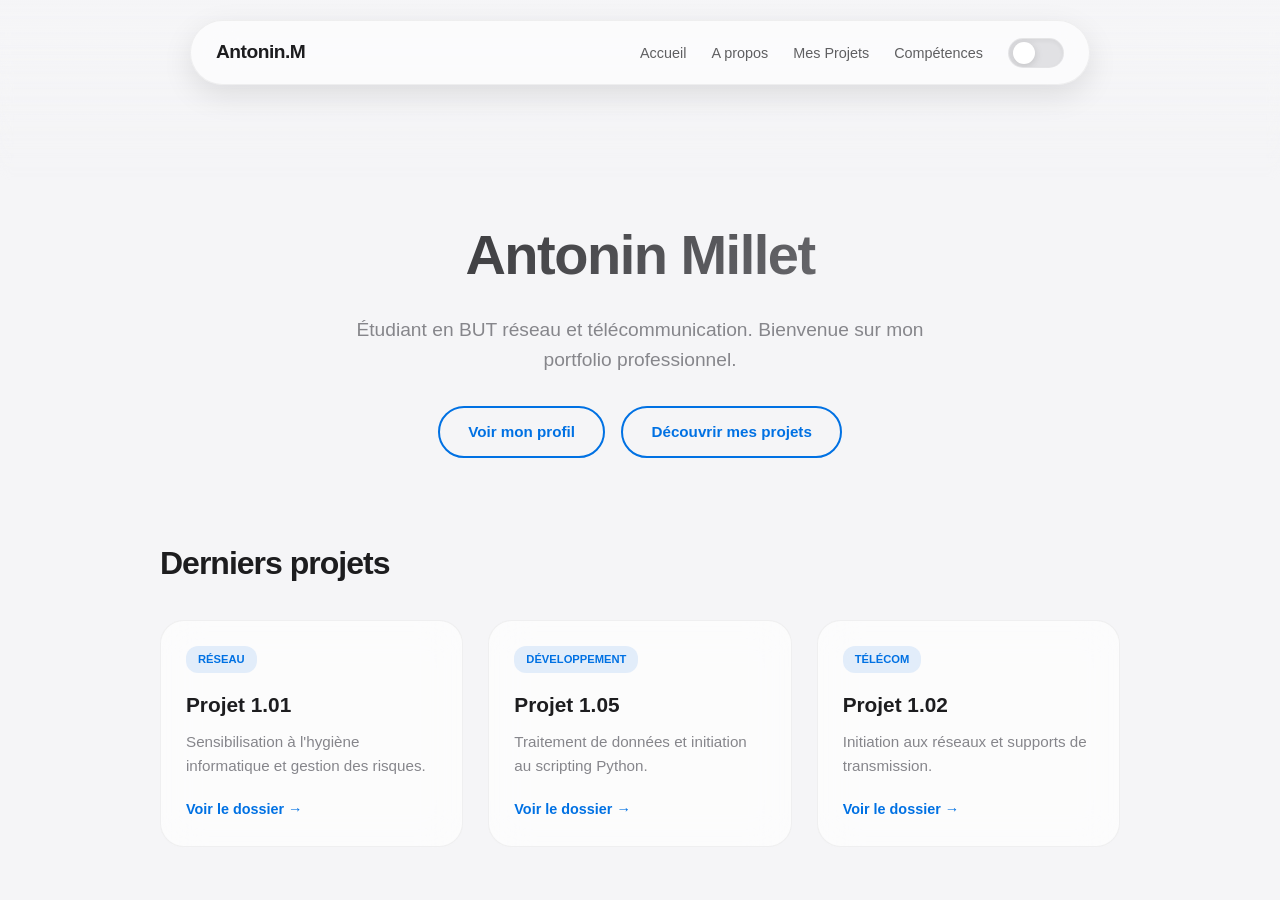
<file: index.html>
<!DOCTYPE html>
<html lang="fr">

<head>
    <script>
        // Anti-flash : applique le thème sauvegardé AVANT le rendu de la page
        (function () {
            try {
                var t = localStorage.getItem('theme');
                if (t) document.documentElement.setAttribute('data-theme', t);
            } catch (e) {}
            // Désactive les transitions le temps du chargement initial
            document.documentElement.classList.add('no-transition');
            window.addEventListener('load', function () {
                document.documentElement.classList.remove('no-transition');
            });
        })();
    </script>
    <meta charset="UTF-8">
    <meta name="viewport" content="width=device-width, initial-scale=1.0">
    <title>Antonin Millet - Portfolio</title>
    <link rel="stylesheet" href="style.css">
</head>

<body>
    <div class="top-blur-mask"></div>
    <nav class="navbar">
        <a href="index.html" class="logo">Antonin.M</a>

        <div class="burger-menu" id="burger-btn">
            <span></span>
            <span></span>
        </div>

        <ul class="nav-links" id="nav-links">
            <li><a href="index.html">Accueil</a></li>
            <li><a href="contact.html">A propos</a></li>
            <li><a href="sae.html">Mes Projets</a></li>
            <li><a href="competence.html">Compétences</a></li>
            <li>
                <div id="theme-switch" class="glass-switch" title="Changer de thème">
                    <div class="switch-icons"><span> </span><span> </span></div>
                    <div class="switch-knob"></div>
                </div>
            </li>
        </ul>
    </nav>

    <main class="container">
        <header class="hero">
            <h1>Antonin Millet<br></h1>
            <p>Étudiant en BUT réseau et télécommunication. Bienvenue sur mon portfolio
                professionnel.</p>
            <a href="contact.html" class="btn btn-outline">Voir mon profil</a>
            <a href="sae.html" class="btn btn-outline">Découvrir mes projets</a>
        </header>

        <section>
            <h2 class="section-title">Derniers projets</h2>
            <div class="sae-grid">

                <article class="sae-card">
                    <span class="tag">Réseau</span>
                    <h3>Projet 1.01</h3>
                    <p>Sensibilisation à l'hygiène informatique et gestion des risques.</p>
                    <a href="SAE-101.html" class="btn-small">Voir le dossier &rarr;</a>
                </article>

                <article class="sae-card">
                    <span class="tag">Développement</span>
                    <h3>Projet 1.05</h3>
                    <p>Traitement de données et initiation au scripting Python.</p>
                    <a href="SAE-105.html" class="btn-small">Voir le dossier &rarr;</a>
                </article>

                <article class="sae-card">
                    <span class="tag">Télécom</span>
                    <h3>Projet 1.02</h3>
                    <p>Initiation aux réseaux et supports de transmission.</p>
                    <a href="SAE-102.html" class="btn-small">Voir le dossier &rarr;</a>
                </article>

            </div>
        </section>
    </main>

    <script src="script.js"></script>
</body>

</html>
</file>
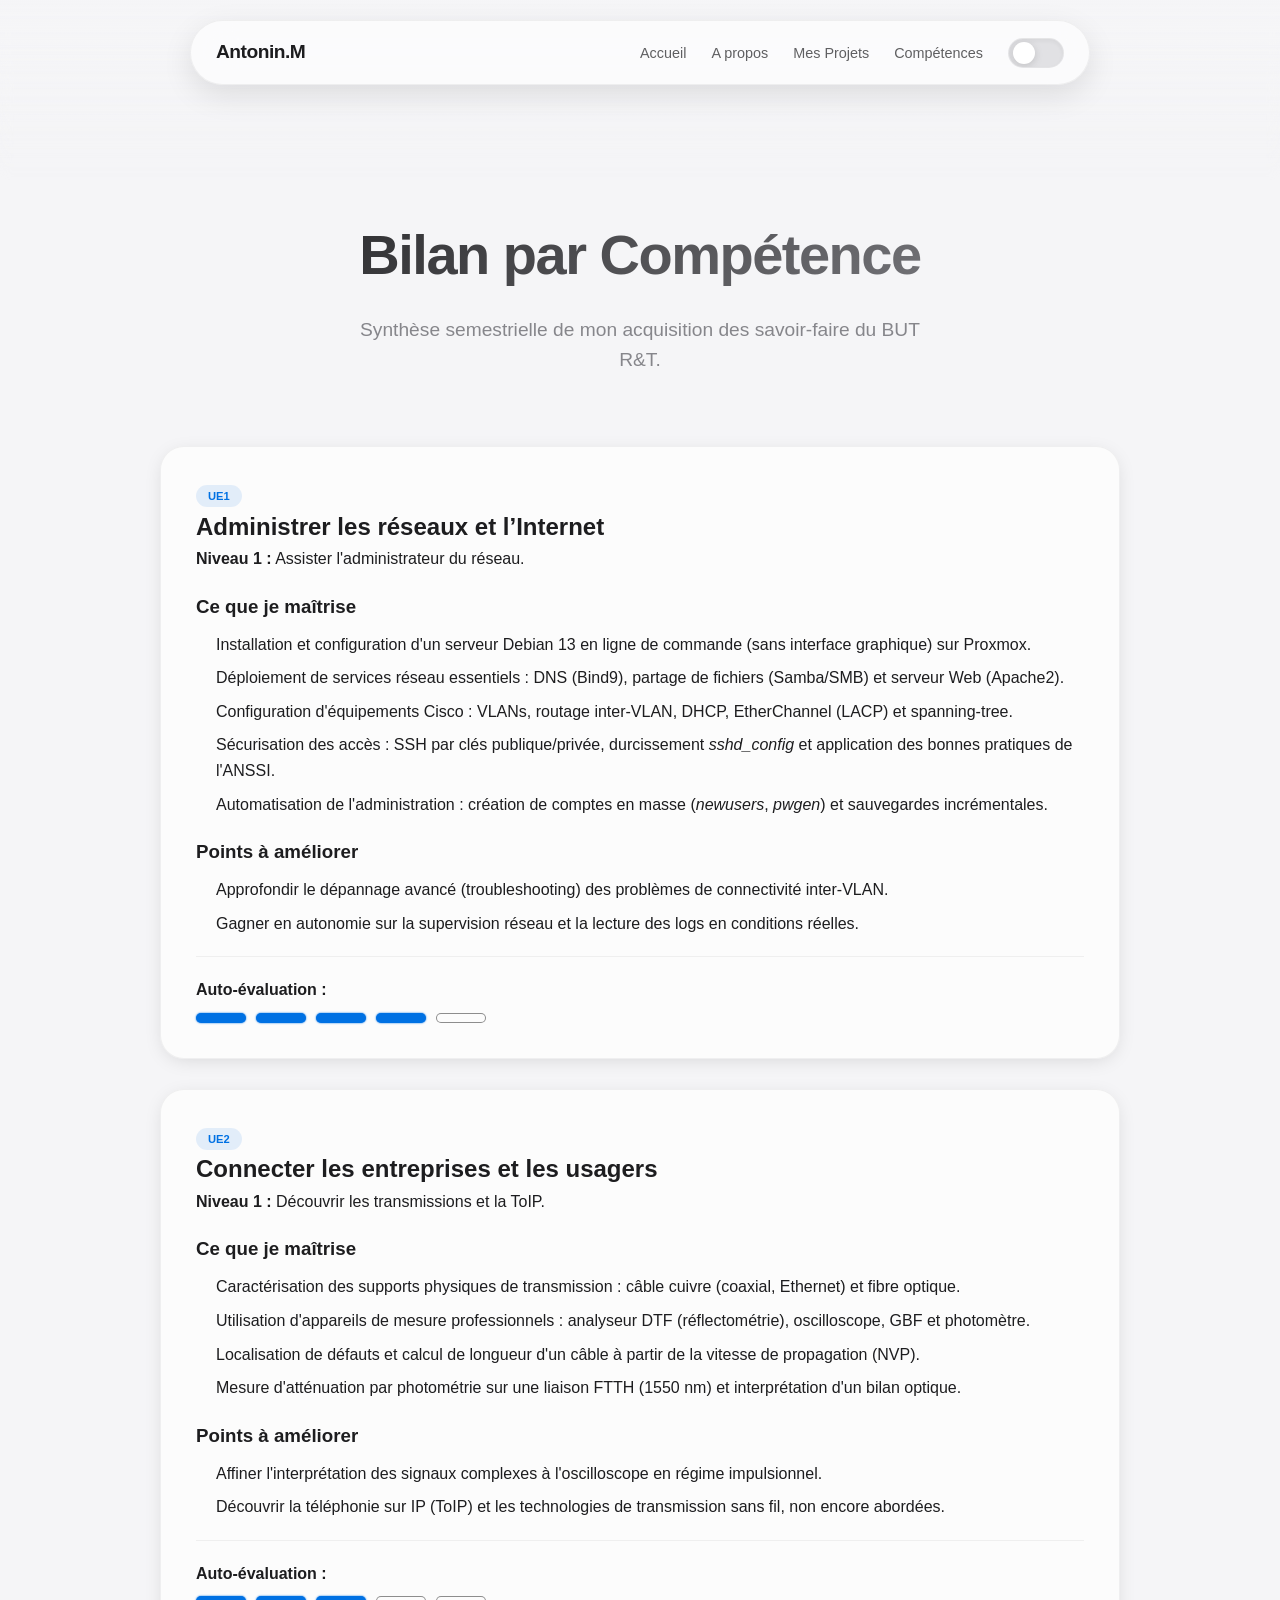
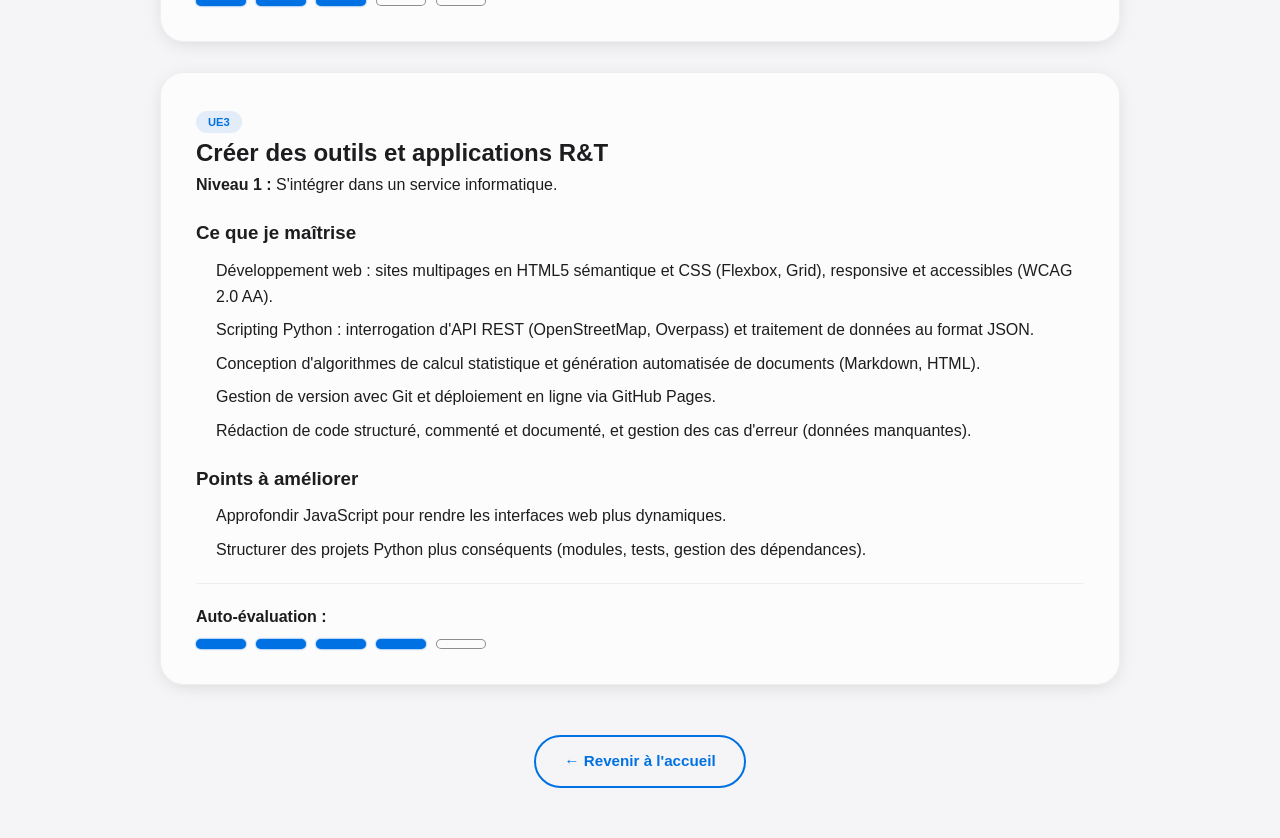
<file: competence.html>
<!DOCTYPE html>
<html lang="fr">

<head>
    <script>
        // Anti-flash : applique le thème sauvegardé AVANT le rendu de la page
        (function () {
            try {
                var t = localStorage.getItem('theme');
                if (t) document.documentElement.setAttribute('data-theme', t);
            } catch (e) {}
            // Désactive les transitions le temps du chargement initial
            document.documentElement.classList.add('no-transition');
            window.addEventListener('load', function () {
                document.documentElement.classList.remove('no-transition');
            });
        })();
    </script>
    <meta charset="UTF-8">
    <meta name="viewport" content="width=device-width, initial-scale=1.0">
    <title>Bilan Compétences - Antonin</title>
    <link rel="stylesheet" href="style.css">
    <style>
        /* Styles spécifiques pour les jauges de compétences */
        .skill-gauge {
            display: flex;
            gap: 10px;
            margin-top: 10px;
        }

        .dot {
            width: 50px;
            height: 10px;
            border-radius: 5px;
            background-color: rgba(255, 255, 255, 0.1); /* Couleur vide (gris/transparent) */
            border: 1px solid rgba(0, 0, 0, 0.438);
            transition: all 0.3s ease;
        }

        .dot.active {
            background-color: var(--accent-color); /* Utilise ton bleu défini dans style.css */
            box-shadow: 0 0 2px var(--accent-color);
            border-color: transparent;
        }
    </style>
</head>

<body>
    <div class="top-blur-mask"></div>
    <nav class="navbar">
        <a href="index.html" class="logo">Antonin.M</a>

        <div class="burger-menu" id="burger-btn">
            <span></span>
            <span></span>
        </div>

        <ul class="nav-links" id="nav-links">
            <li><a href="index.html">Accueil</a></li>
            <li><a href="contact.html">A propos</a></li>
            <li><a href="sae.html">Mes Projets</a></li>
            <li><a href="competence.html">Compétences</a></li>
            <li>
                <div id="theme-switch" class="glass-switch" title="Changer de thème">
                    <div class="switch-icons"><span> </span><span> </span></div>
                    <div class="switch-knob"></div>
                </div>
            </li>
        </ul>
    </nav>

    <main class="container">

        <header class="hero" style="padding-bottom: 40px;">
            <h1>Bilan par Compétence</h1>
            <p>Synthèse semestrielle de mon acquisition des savoir-faire du BUT R&T.</p>
        </header>

        <section class="content-block">
            <span class="tag">UE1</span>
            <h2>Administrer les réseaux et l’Internet</h2>
            <p style="margin-bottom: 20px;"><strong>Niveau 1 :</strong> Assister l'administrateur du réseau.</p>

            <h3>Ce que je maîtrise</h3>
            <ul style="margin-left: 20px; margin-top: 10px;">
                <li style="margin-bottom: 8px;">Installation et configuration d'un serveur Debian 13 en ligne de commande (sans interface graphique) sur Proxmox.</li>
                <li style="margin-bottom: 8px;">Déploiement de services réseau essentiels : DNS (Bind9), partage de fichiers (Samba/SMB) et serveur Web (Apache2).</li>
                <li style="margin-bottom: 8px;">Configuration d'équipements Cisco : VLANs, routage inter-VLAN, DHCP, EtherChannel (LACP) et spanning-tree.</li>
                <li style="margin-bottom: 8px;">Sécurisation des accès : SSH par clés publique/privée, durcissement <em>sshd_config</em> et application des bonnes pratiques de l'ANSSI.</li>
                <li>Automatisation de l'administration : création de comptes en masse (<em>newusers</em>, <em>pwgen</em>) et sauvegardes incrémentales.</li>
            </ul>

            <h3 style="margin-top: 20px;">Points à améliorer</h3>
            <ul style="margin-left: 20px; margin-top: 10px;">
                <li style="margin-bottom: 8px;">Approfondir le dépannage avancé (troubleshooting) des problèmes de connectivité inter-VLAN.</li>
                <li>Gagner en autonomie sur la supervision réseau et la lecture des logs en conditions réelles.</li>
            </ul>

            <div style="margin-top: 20px; padding-top: 20px; border-top: 1px solid var(--border-color);">
                <strong>Auto-évaluation :</strong>
                <div class="skill-gauge">
                    <div class="dot active"></div>
                    <div class="dot active"></div>
                    <div class="dot active"></div>
                    <div class="dot active"></div>
                    <div class="dot"></div>
                </div>
            </div>
        </section>

        <section class="content-block">
            <span class="tag">UE2</span>
            <h2>Connecter les entreprises et les usagers</h2>
            <p style="margin-bottom: 20px;"><strong>Niveau 1 :</strong> Découvrir les transmissions et la ToIP.</p>

            <h3>Ce que je maîtrise</h3>
            <ul style="margin-left: 20px; margin-top: 10px;">
                <li style="margin-bottom: 8px;">Caractérisation des supports physiques de transmission : câble cuivre (coaxial, Ethernet) et fibre optique.</li>
                <li style="margin-bottom: 8px;">Utilisation d'appareils de mesure professionnels : analyseur DTF (réflectométrie), oscilloscope, GBF et photomètre.</li>
                <li style="margin-bottom: 8px;">Localisation de défauts et calcul de longueur d'un câble à partir de la vitesse de propagation (NVP).</li>
                <li>Mesure d'atténuation par photométrie sur une liaison FTTH (1550 nm) et interprétation d'un bilan optique.</li>
            </ul>

            <h3 style="margin-top: 20px;">Points à améliorer</h3>
            <ul style="margin-left: 20px; margin-top: 10px;">
                <li style="margin-bottom: 8px;">Affiner l'interprétation des signaux complexes à l'oscilloscope en régime impulsionnel.</li>
                <li>Découvrir la téléphonie sur IP (ToIP) et les technologies de transmission sans fil, non encore abordées.</li>
            </ul>

            <div style="margin-top: 20px; padding-top: 20px; border-top: 1px solid var(--border-color);">
                <strong>Auto-évaluation :</strong>
                <div class="skill-gauge">
                    <div class="dot active"></div>
                    <div class="dot active"></div>
                    <div class="dot active"></div>
                    <div class="dot"></div>
                    <div class="dot"></div>
                </div>
            </div>
        </section>

        <section class="content-block">
            <span class="tag">UE3</span>
            <h2>Créer des outils et applications R&T</h2>
            <p style="margin-bottom: 20px;"><strong>Niveau 1 :</strong> S'intégrer dans un service informatique.</p>

            <h3>Ce que je maîtrise</h3>
            <ul style="margin-left: 20px; margin-top: 10px;">
                <li style="margin-bottom: 8px;">Développement web : sites multipages en HTML5 sémantique et CSS (Flexbox, Grid), responsive et accessibles (WCAG 2.0 AA).</li>
                <li style="margin-bottom: 8px;">Scripting Python : interrogation d'API REST (OpenStreetMap, Overpass) et traitement de données au format JSON.</li>
                <li style="margin-bottom: 8px;">Conception d'algorithmes de calcul statistique et génération automatisée de documents (Markdown, HTML).</li>
                <li style="margin-bottom: 8px;">Gestion de version avec Git et déploiement en ligne via GitHub Pages.</li>
                <li>Rédaction de code structuré, commenté et documenté, et gestion des cas d'erreur (données manquantes).</li>
            </ul>

            <h3 style="margin-top: 20px;">Points à améliorer</h3>
            <ul style="margin-left: 20px; margin-top: 10px;">
                <li style="margin-bottom: 8px;">Approfondir JavaScript pour rendre les interfaces web plus dynamiques.</li>
                <li>Structurer des projets Python plus conséquents (modules, tests, gestion des dépendances).</li>
            </ul>

            <div style="margin-top: 20px; padding-top: 20px; border-top: 1px solid var(--border-color);">
                <strong>Auto-évaluation :</strong>
                <div class="skill-gauge">
                    <div class="dot active"></div>
                    <div class="dot active"></div>
                    <div class="dot active"></div>
                    <div class="dot active"></div>
                    <div class="dot"></div>
                </div>
            </div>
        </section>

        <div class="back-projects-wrapper">
            <a href="index.html" class="btn-back-projects">&#8592; Revenir à l'accueil</a>
        </div>

    </main>

    <script src="script.js"></script>
</body>

</html>
</file>
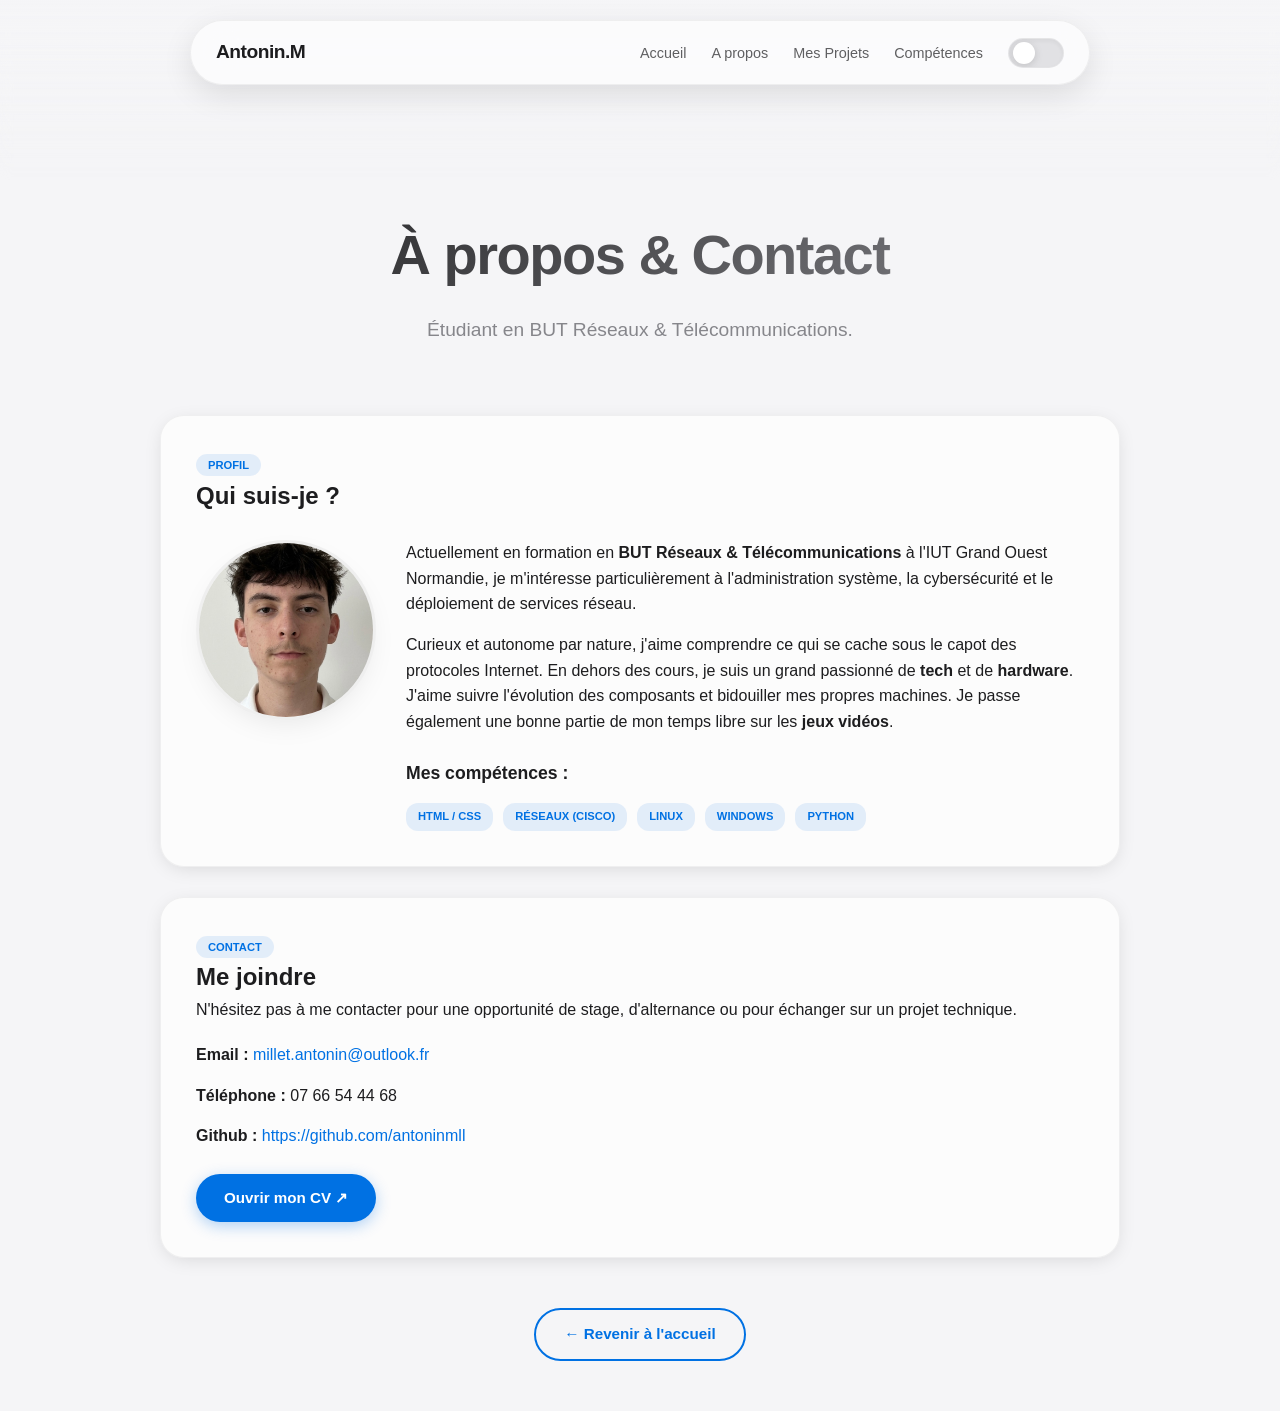
<file: contact.html>
<!DOCTYPE html>
<html lang="fr">

<head>
    <script>
        // Anti-flash : applique le thème sauvegardé AVANT le rendu de la page
        (function () {
            try {
                var t = localStorage.getItem('theme');
                if (t) document.documentElement.setAttribute('data-theme', t);
            } catch (e) {}
            // Désactive les transitions le temps du chargement initial
            document.documentElement.classList.add('no-transition');
            window.addEventListener('load', function () {
                document.documentElement.classList.remove('no-transition');
            });
        })();
    </script>
    <meta charset="UTF-8">
    <meta name="viewport" content="width=device-width, initial-scale=1.0">
    <title>Contact & À propos - Antonin</title>
    <link rel="stylesheet" href="style.css">
</head>

<body>
    <div class="top-blur-mask"></div>
    <nav class="navbar">
        <a href="index.html" class="logo">Antonin.M</a>

        <div class="burger-menu" id="burger-btn">
            <span></span>
            <span></span>
        </div>

        <ul class="nav-links" id="nav-links">
            <li><a href="index.html">Accueil</a></li>
            <li><a href="contact.html">A propos</a></li>
            <li><a href="sae.html">Mes Projets</a></li>
            <li><a href="competence.html">Compétences</a></li>
            <li>
                <div id="theme-switch" class="glass-switch" title="Changer de thème">
                    <div class="switch-icons"><span> </span><span> </span></div>
                    <div class="switch-knob"></div>
                </div>
            </li>
        </ul>
    </nav>

    <main class="container">

        <header class="hero" style="padding-bottom: 40px;">
            <h1>À propos & Contact</h1>
            <p>Étudiant en BUT Réseaux & Télécommunications.</p>
        </header>

        <section class="content-block">
            <span class="tag">Profil</span>
            <h2>Qui suis-je ?</h2>

            <div style="display: flex; gap: 30px; align-items: flex-start; flex-wrap: wrap; margin-top: 25px;">

                <div style="flex-shrink: 0;">
                    <img id="profile-photo" src="IMG_2684.jpg" alt="Antonin Millet"
                        style="width: 180px; height: 180px; border-radius: 50%; 
                        object-fit: cover;
                        box-shadow: var(--shadow-card); border: 3px solid var(--border-color);"
                        onerror="this.style.display='none'; document.getElementById('profile-fallback').style.display='flex';">
                    <div id="profile-fallback"
                        style="display: none; width: 180px; height: 180px; border-radius: 50%; 
                        background: linear-gradient(135deg, var(--accent-color), #5AC8FA); 
                        box-shadow: var(--shadow-card); border: 1px solid var(--border-color);
                        align-items: center; justify-content: center;
                        font-size: 3rem; color: white; font-weight: 700;">
                        AM
                    </div>
                </div>

                <div style="flex: 1; min-width: 280px;">
                    <p style="margin-bottom: 15px;">
                        Actuellement en formation en <strong>BUT Réseaux & Télécommunications</strong> à l'IUT Grand
                        Ouest Normandie, je m'intéresse particulièrement à l'administration système, la cybersécurité et
                        le déploiement de services réseau.
                    </p>
                    <p style="margin-bottom: 25px;">
                        Curieux et autonome par nature, j'aime comprendre ce qui se cache sous le capot des protocoles
                        Internet. En dehors des cours, je suis un grand passionné de <strong>tech</strong> et de
                        <strong>hardware</strong>. J'aime suivre l'évolution des composants et bidouiller mes propres
                        machines. Je passe également une bonne partie de mon temps libre sur les <strong>jeux
                            vidéos</strong>.
                    </p>

                    <h3 style="font-size: 1.1rem; margin-bottom: 15px; font-weight: 600;">Mes compétences :</h3>
                    <div style="display: flex; flex-wrap: wrap; gap: 10px;">
                        <span class="tag" style="margin: 0;">HTML / CSS</span>
                        <span class="tag" style="margin: 0;">Réseaux (Cisco)</span>
                        <span class="tag" style="margin: 0;">Linux</span>
                        <span class="tag" style="margin: 0;">Windows</span>
                        <span class="tag" style="margin: 0;">Python</span>
                    </div>
                </div>

            </div>
        </section>

        <section class="content-block">
            <span class="tag">Contact</span>
            <h2>Me joindre</h2>
            <p style="margin-bottom: 20px;">N'hésitez pas à me contacter pour une opportunité de stage, d'alternance ou
                pour échanger sur un projet technique.</p>

            <ul style="list-style: none; padding: 0;">
                <li style="margin-bottom: 15px;">
                    <strong>Email :</strong> <a href="mailto:millet.antonin@outlook.fr"
                        style="color: var(--accent-color); text-decoration: none;">millet.antonin@outlook.fr</a>
                </li>
                <li style="margin-bottom: 15px;">
                    <strong>Téléphone :</strong> 07 66 54 44 68
                </li>
                <li style="margin-bottom: 15px;">
                    <strong>Github :</strong>
                    <a href="https://github.com/antoninmll" target="_blank" rel="noopener noreferrer"
                        style="color: var(--accent-color); text-decoration: none;">
                        https://github.com/antoninmll
                    </a>
                </li>
                <li style="margin-top: 25px;">
                    <a href="CV_Antonin_Millet.pdf" target="_blank" rel="noopener noreferrer" class="btn">Ouvrir mon CV ↗</a>
                </li>
            </ul>
        </section>
        <div class="back-projects-wrapper">
            <a href="index.html" class="btn-back-projects">&#8592; Revenir à l'accueil</a>
        </div>

    </main>

    <script src="script.js"></script>
</body>

</html>
</file>
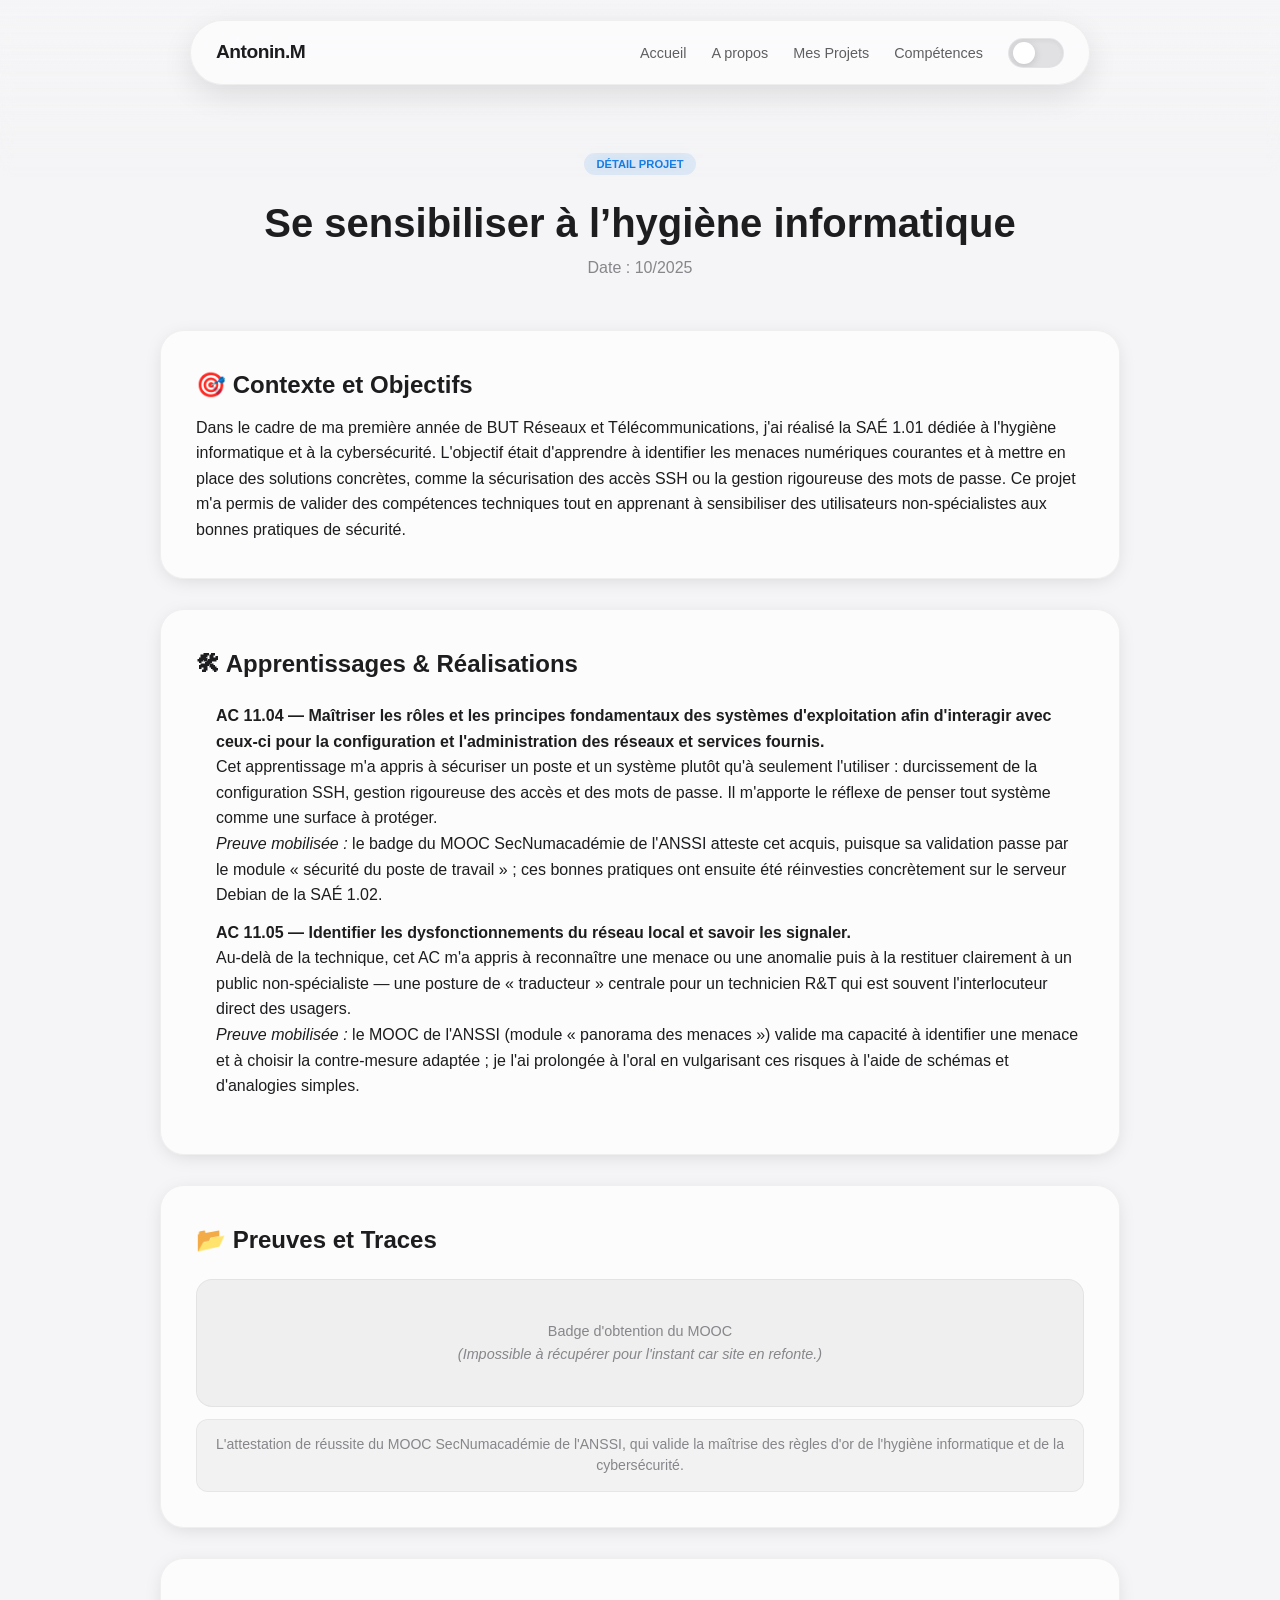
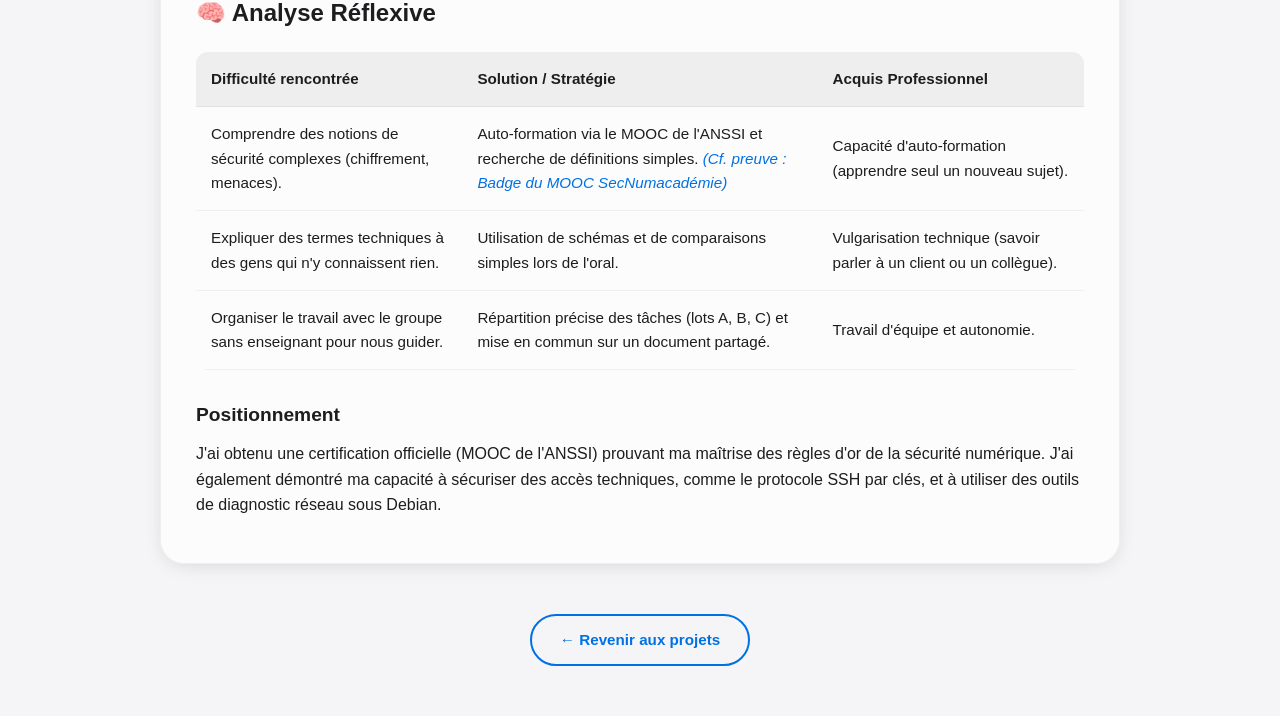
<file: SAE-101.html>
<!DOCTYPE html>
<html lang="fr">

<head>
    <script>
        // Anti-flash : applique le thème sauvegardé AVANT le rendu de la page
        (function () {
            try {
                var t = localStorage.getItem('theme');
                if (t) document.documentElement.setAttribute('data-theme', t);
            } catch (e) {}
            // Désactive les transitions le temps du chargement initial
            document.documentElement.classList.add('no-transition');
            window.addEventListener('load', function () {
                document.documentElement.classList.remove('no-transition');
            });
        })();
    </script>
    <meta charset="UTF-8">
    <meta name="viewport" content="width=device-width, initial-scale=1.0">
    <title>Détail SAÉ - Antonin</title>
    <link rel="stylesheet" href="style.css">
</head>

<body>
    <div class="top-blur-mask"></div>
    <nav class="navbar">
        <a href="index.html" class="logo">Antonin.M</a>

        <div class="burger-menu" id="burger-btn">
            <span></span>
            <span></span>
        </div>

        <ul class="nav-links" id="nav-links">
            <li><a href="index.html">Accueil</a></li>
            <li><a href="contact.html">A propos</a></li>
            <li><a href="sae.html">Mes Projets</a></li>
            <li><a href="competence.html">Compétences</a></li>
            <li>
                <div id="theme-switch" class="glass-switch" title="Changer de thème">
                    <div class="switch-icons"><span> </span><span> </span></div>
                    <div class="switch-knob"></div>
                </div>
            </li>
        </ul>
    </nav>

    <main class="container">

        <header style="text-align: center; margin-bottom: 50px;">
            <span class="tag">Détail Projet</span>
            <h1 style="font-size: 2.5rem; font-weight: 700; margin-top: 15px;">Se sensibiliser à l’hygiène informatique</h1>
            <p style="color:var(--text-secondary);">Date : 10/2025</p>
        </header>

        <section class="content-block">
            <h2>🎯 Contexte et Objectifs</h2>
            <p style="margin-top: 10px;">Dans le cadre de ma première année de BUT Réseaux et Télécommunications, j'ai réalisé la SAÉ 1.01 dédiée à l'hygiène informatique et à la cybersécurité. L'objectif était d'apprendre à identifier les menaces numériques courantes et à mettre en place des solutions concrètes, comme la sécurisation des accès SSH ou la gestion rigoureuse des mots de passe. Ce projet m'a permis de valider des compétences techniques tout en apprenant à sensibiliser des utilisateurs non-spécialistes aux bonnes pratiques de sécurité.</p>
        </section>

        <section class="content-block">
            <h2>🛠 Apprentissages & Réalisations</h2>
            <ul style="margin-left: 20px; margin-bottom: 20px;">
                <li style="margin-top: 20px;"><strong>AC 11.04 — Maîtriser les rôles et les principes fondamentaux des systèmes d'exploitation afin d'interagir avec ceux-ci pour la configuration et l'administration des réseaux et services fournis.</strong><br>
                    Cet apprentissage m'a appris à sécuriser un poste et un système plutôt qu'à seulement l'utiliser : durcissement de la configuration SSH, gestion rigoureuse des accès et des mots de passe. Il m'apporte le réflexe de penser tout système comme une surface à protéger.<br>
                    <em>Preuve mobilisée :</em> le badge du MOOC SecNumacadémie de l'ANSSI atteste cet acquis, puisque sa validation passe par le module « sécurité du poste de travail » ; ces bonnes pratiques ont ensuite été réinvesties concrètement sur le serveur Debian de la SAÉ 1.02.</li>
                <li style="margin-top: 12px;"><strong>AC 11.05 — Identifier les dysfonctionnements du réseau local et savoir les signaler.</strong><br>
                    Au-delà de la technique, cet AC m'a appris à reconnaître une menace ou une anomalie puis à la restituer clairement à un public non-spécialiste — une posture de « traducteur » centrale pour un technicien R&T qui est souvent l'interlocuteur direct des usagers.<br>
                    <em>Preuve mobilisée :</em> le MOOC de l'ANSSI (module « panorama des menaces ») valide ma capacité à identifier une menace et à choisir la contre-mesure adaptée ; je l'ai prolongée à l'oral en vulgarisant ces risques à l'aide de schémas et d'analogies simples.</li>
            </ul>
        </section>

        <section class="content-block">
            <h2>📂 Preuves et Traces</h2>
            <div style="display: flex; gap: 20px; flex-wrap: wrap; margin-top: 20px;">
                <div class="proof-item">
                    <div class="proof-card-empty">
                        <p>Badge d'obtention du MOOC<br><em>(Impossible à récupérer pour l'instant car site en refonte.)</em></p>
                    </div>
                    <p class="proof-caption">L'attestation de réussite du MOOC SecNumacadémie de l'ANSSI, qui valide la maîtrise des règles d'or de l'hygiène informatique et de la cybersécurité.</p>
                </div>
            </div>
        </section>

        <section class="content-block">
            <h2>🧠 Analyse Réflexive</h2>

            <div style="overflow-x: auto;">
                <table class="custom-table">
                    <thead>
                        <tr>
                            <th style="width: 30%;">Difficulté rencontrée</th>
                            <th style="width: 40%;">Solution / Stratégie</th>
                            <th style="width: 30%;">Acquis Professionnel</th>
                        </tr>
                    </thead>
                    <tbody>
                        <tr>
                            <td>Comprendre des notions de sécurité complexes (chiffrement, menaces).</td>
                            <td>Auto-formation via le MOOC de l'ANSSI et recherche de définitions simples. <em style="color: var(--accent-color);">(Cf. preuve : Badge du MOOC SecNumacadémie)</em></td>
                            <td>Capacité d'auto-formation (apprendre seul un nouveau sujet).</td>
                        </tr>
                        <tr>
                            <td>Expliquer des termes techniques à des gens qui n'y connaissent rien.</td>
                            <td>Utilisation de schémas et de comparaisons simples lors de l'oral.</td>
                            <td>Vulgarisation technique (savoir parler à un client ou un collègue).</td>
                        </tr>
                        <tr>
                            <td>Organiser le travail avec le groupe sans enseignant pour nous guider.</td>
                            <td>Répartition précise des tâches (lots A, B, C) et mise en commun sur un document partagé.</td>
                            <td>Travail d'équipe et autonomie.</td>
                        </tr>
                    </tbody>
                </table>
            </div>

            <h3 style="margin-top: 30px; font-size: 1.2rem;">Positionnement</h3>
            <p style="margin-bottom: 10px; margin-top: 10px;">J'ai obtenu une certification officielle (MOOC de l'ANSSI) prouvant ma maîtrise des règles d'or de la sécurité numérique. J'ai également démontré ma capacité à sécuriser des accès techniques, comme le protocole SSH par clés, et à utiliser des outils de diagnostic réseau sous Debian.</p>
        </section>

        <div class="back-projects-wrapper">
            <a href="sae.html" class="btn-back-projects">&#8592; Revenir aux projets</a>
        </div>

    </main>

    <script src="script.js"></script>
</body>

</html>
</file>
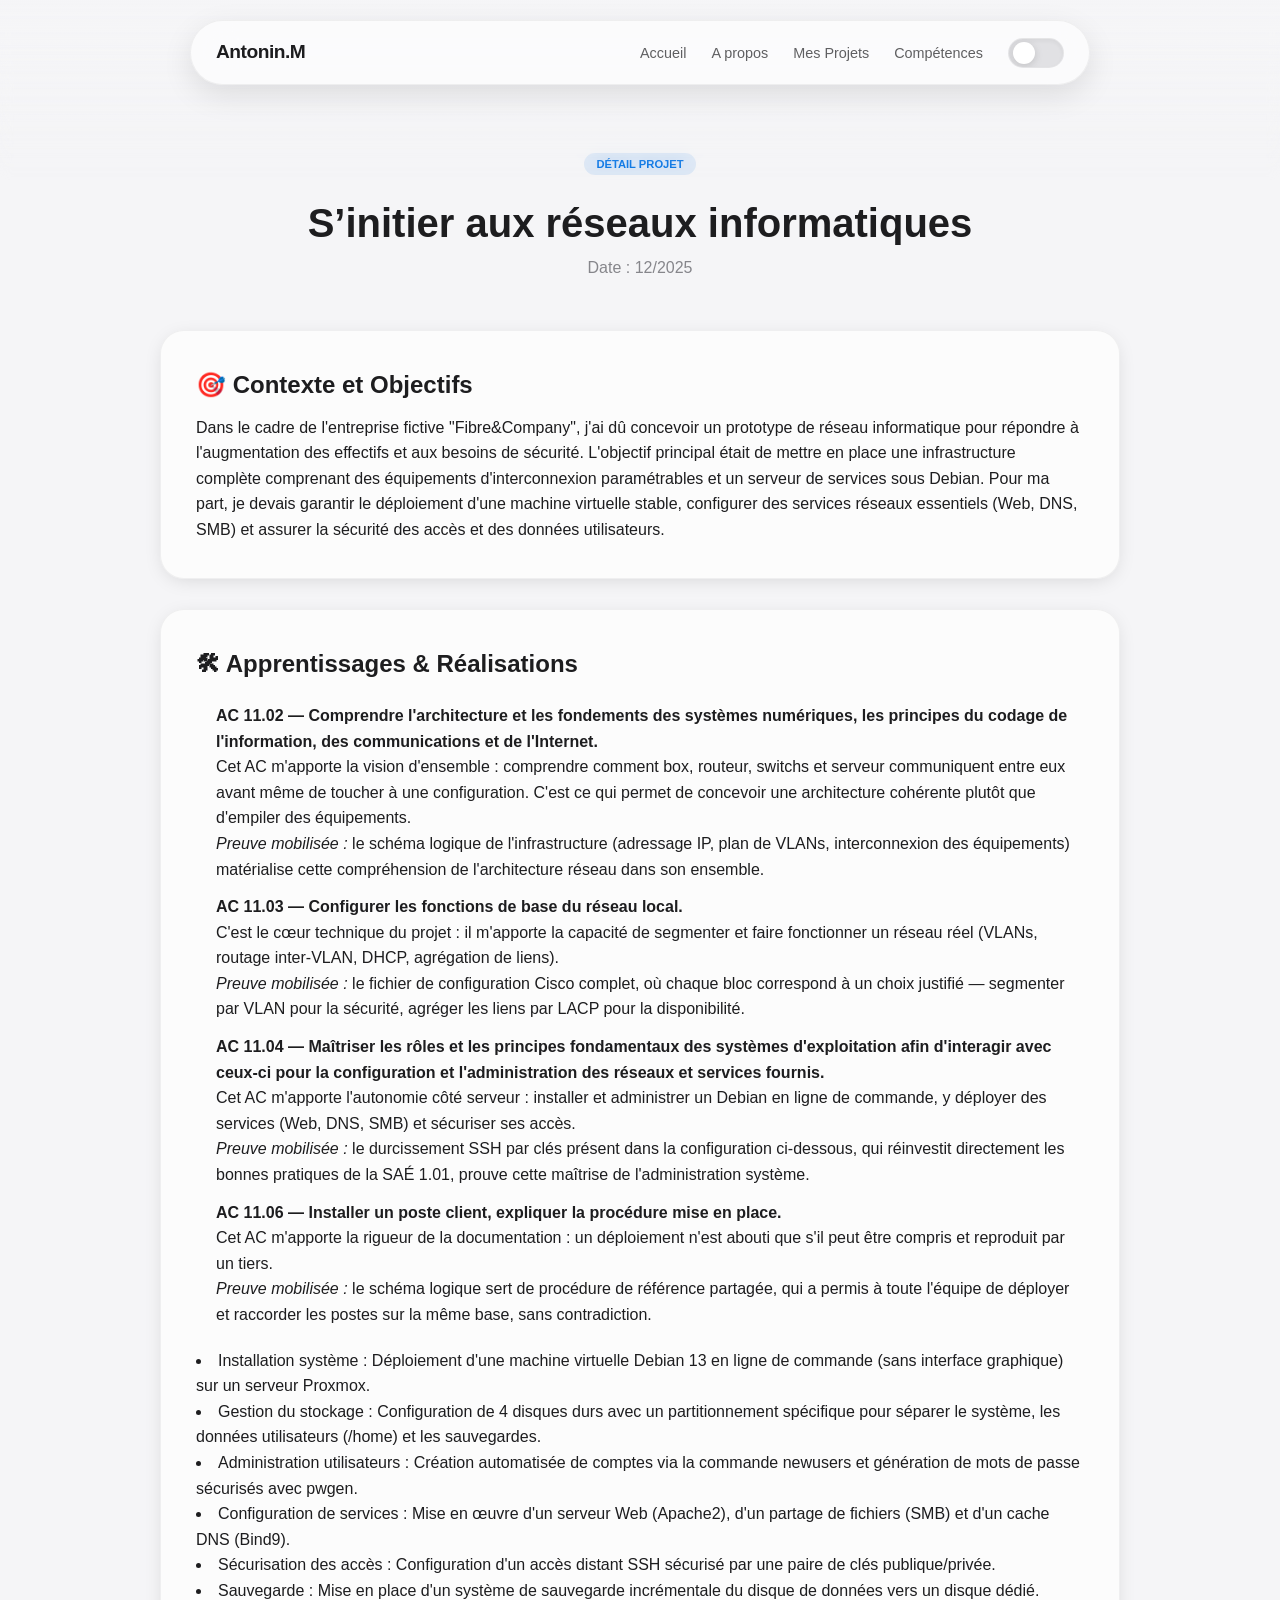
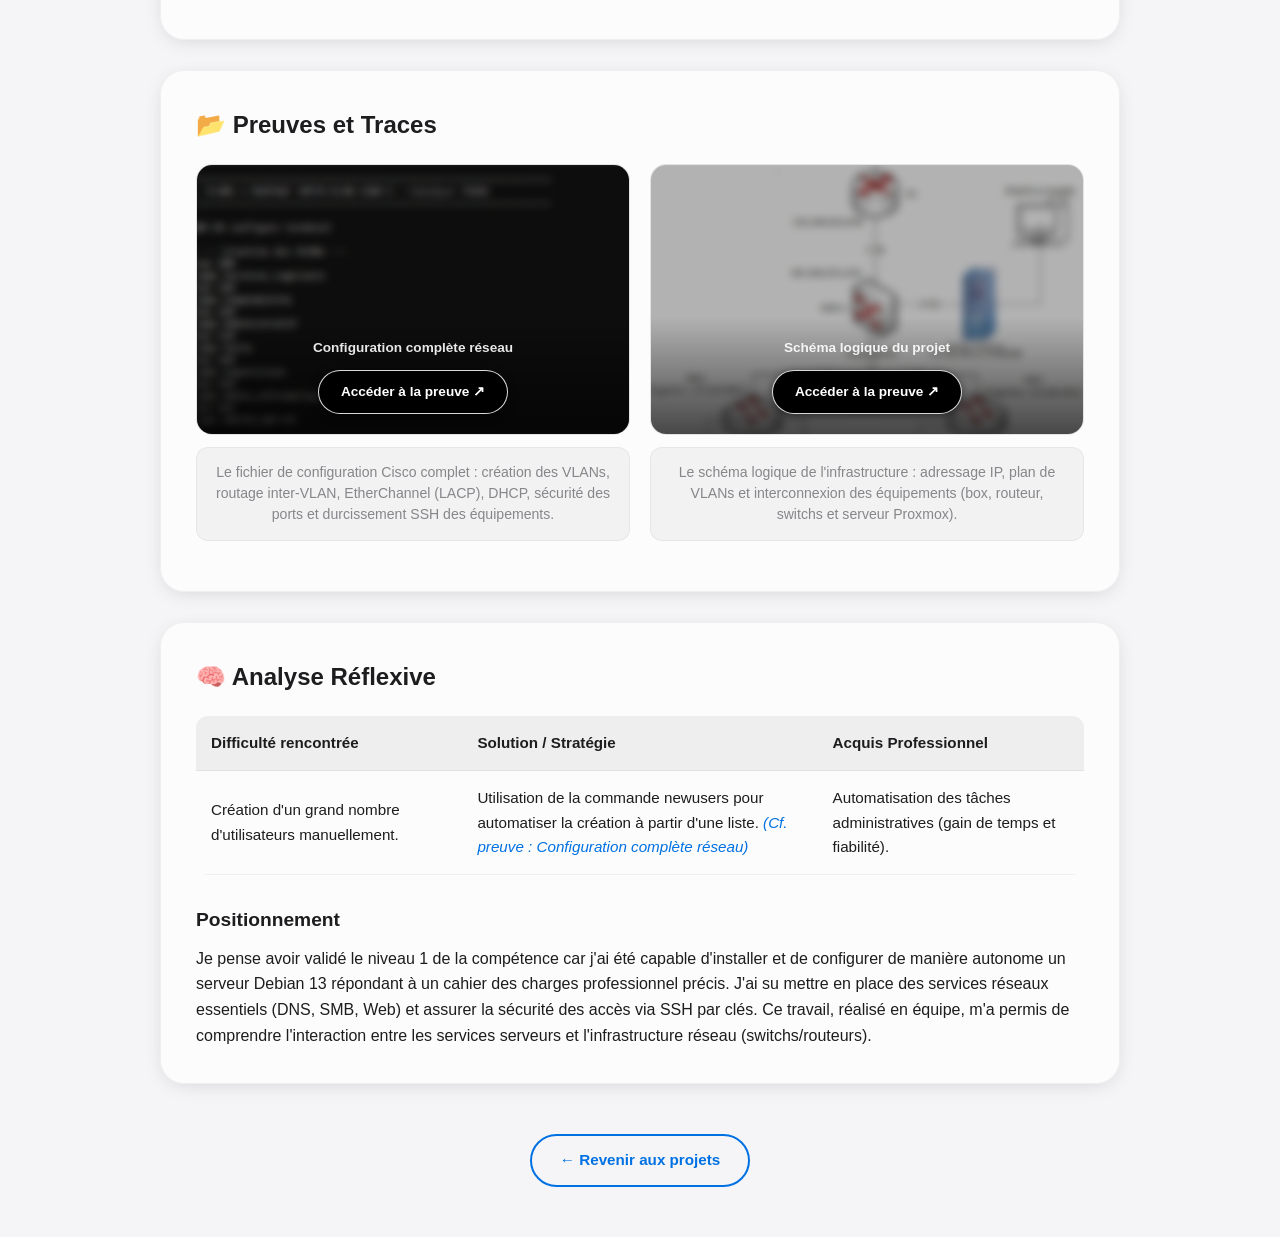
<file: SAE-102.html>
<!DOCTYPE html>
<html lang="fr">

<head>
    <script>
        // Anti-flash : applique le thème sauvegardé AVANT le rendu de la page
        (function () {
            try {
                var t = localStorage.getItem('theme');
                if (t) document.documentElement.setAttribute('data-theme', t);
            } catch (e) {}
            // Désactive les transitions le temps du chargement initial
            document.documentElement.classList.add('no-transition');
            window.addEventListener('load', function () {
                document.documentElement.classList.remove('no-transition');
            });
        })();
    </script>
    <meta charset="UTF-8">
    <meta name="viewport" content="width=device-width, initial-scale=1.0">
    <title>Détail SAÉ - Antonin</title>
    <link rel="stylesheet" href="style.css">
</head>

<body>
    <div class="top-blur-mask"></div>
    <nav class="navbar">
        <a href="index.html" class="logo">Antonin.M</a>

        <div class="burger-menu" id="burger-btn">
            <span></span>
            <span></span>
        </div>

        <ul class="nav-links" id="nav-links">
            <li><a href="index.html">Accueil</a></li>
            <li><a href="contact.html">A propos</a></li>
            <li><a href="sae.html">Mes Projets</a></li>
            <li><a href="competence.html">Compétences</a></li>
            <li>
                <div id="theme-switch" class="glass-switch" title="Changer de thème">
                    <div class="switch-icons"><span> </span><span> </span></div>
                    <div class="switch-knob"></div>
                </div>
            </li>
        </ul>
    </nav>

    <main class="container">

        <header style="text-align: center; margin-bottom: 50px;">
            <span class="tag">Détail Projet</span>
            <h1 style="font-size: 2.5rem; font-weight: 700; margin-top: 15px;">S’initier aux réseaux informatiques</h1>
            <p style="color:var(--text-secondary);">Date : 12/2025 </p>
        </header>

        <section class="content-block">
            <h2>🎯 Contexte et Objectifs</h2>
            <p style="margin-top: 10px;">Dans le cadre de l'entreprise fictive "Fibre&Company", j'ai dû concevoir un prototype de réseau
                informatique pour répondre à l'augmentation des effectifs et aux besoins de sécurité. L'objectif
                principal était de mettre en place une infrastructure complète comprenant des équipements
                d'interconnexion paramétrables et un serveur de services sous Debian. Pour ma part, je devais garantir
                le déploiement d'une machine virtuelle stable, configurer des services réseaux essentiels (Web, DNS,
                SMB) et assurer la sécurité des accès et des données utilisateurs.</p>
        </section>

        <section class="content-block">
            <h2>🛠 Apprentissages & Réalisations</h2>
            <ul style="margin-left: 20px; margin-bottom: 20px;">
                <li style="margin-top: 20px;"><strong>AC 11.02 — Comprendre l'architecture et les fondements des systèmes numériques, les principes du codage de l'information, des communications et de l'Internet.</strong><br>
                    Cet AC m'apporte la vision d'ensemble : comprendre comment box, routeur, switchs et serveur communiquent entre eux avant même de toucher à une configuration. C'est ce qui permet de concevoir une architecture cohérente plutôt que d'empiler des équipements.<br>
                    <em>Preuve mobilisée :</em> le schéma logique de l'infrastructure (adressage IP, plan de VLANs, interconnexion des équipements) matérialise cette compréhension de l'architecture réseau dans son ensemble.</li>
                <li style="margin-top: 12px;"><strong>AC 11.03 — Configurer les fonctions de base du réseau local.</strong><br>
                    C'est le cœur technique du projet : il m'apporte la capacité de segmenter et faire fonctionner un réseau réel (VLANs, routage inter-VLAN, DHCP, agrégation de liens).<br>
                    <em>Preuve mobilisée :</em> le fichier de configuration Cisco complet, où chaque bloc correspond à un choix justifié — segmenter par VLAN pour la sécurité, agréger les liens par LACP pour la disponibilité.</li>
                <li style="margin-top: 12px;"><strong>AC 11.04 — Maîtriser les rôles et les principes fondamentaux des systèmes d'exploitation afin d'interagir avec ceux-ci pour la configuration et l'administration des réseaux et services fournis.</strong><br>
                    Cet AC m'apporte l'autonomie côté serveur : installer et administrer un Debian en ligne de commande, y déployer des services (Web, DNS, SMB) et sécuriser ses accès.<br>
                    <em>Preuve mobilisée :</em> le durcissement SSH par clés présent dans la configuration ci-dessous, qui réinvestit directement les bonnes pratiques de la SAÉ 1.01, prouve cette maîtrise de l'administration système.</li>
                <li style="margin-top: 12px;"><strong>AC 11.06 — Installer un poste client, expliquer la procédure mise en place.</strong><br>
                    Cet AC m'apporte la rigueur de la documentation : un déploiement n'est abouti que s'il peut être compris et reproduit par un tiers.<br>
                    <em>Preuve mobilisée :</em> le schéma logique sert de procédure de référence partagée, qui a permis à toute l'équipe de déployer et raccorder les postes sur la même base, sans contradiction.</li>
            </ul>
            <p><li>Installation système : Déploiement d'une machine virtuelle Debian 13 en ligne de commande (sans interface
                graphique) sur un serveur Proxmox.

                <li>Gestion du stockage : Configuration de 4 disques durs avec un partitionnement spécifique pour séparer le
                système, les données utilisateurs (/home) et les sauvegardes.

                <li>Administration utilisateurs : Création automatisée de comptes via la commande newusers et génération de
                mots de passe sécurisés avec pwgen.

                <li>Configuration de services : Mise en œuvre d'un serveur Web (Apache2), d'un partage de fichiers (SMB) et
                d'un cache DNS (Bind9).

                <li>Sécurisation des accès : Configuration d'un accès distant SSH sécurisé par une paire de clés
                publique/privée.

                <li>Sauvegarde : Mise en place d'un système de sauvegarde incrémentale du disque de données vers un disque
                dédié.</p>
        </section>

        <section class="content-block">
            <h2>📂 Preuves et Traces</h2>
            <div style="display: flex; gap: 20px; flex-wrap: wrap; margin-top: 20px;">
                <div class="proof-item">
                    <div class="proof-card">
                        <img class="proof-card-preview" src="preview_config_reseau.png" alt="Aperçu configuration réseau">
                        <div class="proof-card-overlay">
                            <span class="proof-card-label">Configuration complète réseau</span>
                            <a href="SAE12_config_complete.txt" target="_blank" class="btn-proof">Accéder à la preuve ↗</a>
                        </div>
                    </div>
                    <p class="proof-caption">Le fichier de configuration Cisco complet : création des VLANs, routage inter-VLAN, EtherChannel (LACP), DHCP, sécurité des ports et durcissement SSH des équipements.</p>
                </div>
                <div class="proof-item">
                    <div class="proof-card">
                        <img class="proof-card-preview" src="schéma_logique.jpg" alt="Schéma logique">
                        <div class="proof-card-overlay">
                            <span class="proof-card-label">Schéma logique du projet</span>
                            <a href="schéma_logique.jpg" target="_blank" class="btn-proof">Accéder à la preuve ↗</a>
                        </div>
                    </div>
                    <p class="proof-caption">Le schéma logique de l'infrastructure : adressage IP, plan de VLANs et interconnexion des équipements (box, routeur, switchs et serveur Proxmox).</p>
                </div>
            </div>
            <p style="margin-top: 15px; font-size: 0.9rem; color: var(--text-secondary);"></p>
        </section>

        <section class="content-block">
            <h2>🧠 Analyse Réflexive</h2>

            <div style="overflow-x: auto;">
                <table class="custom-table">
                    <thead>
                        <tr>
                            <th style="width: 30%;">Difficulté rencontrée</th>
                            <th style="width: 40%;">Solution / Stratégie</th>
                            <th style="width: 30%;">Acquis Professionnel</th>
                        </tr>
                    </thead>
                    <tbody>
                        <tr>
                            <td>Création d'un grand nombre d'utilisateurs manuellement.</td>
                            <td>Utilisation de la commande newusers pour automatiser la création à partir d'une liste. <em style="color: var(--accent-color);">(Cf. preuve : Configuration complète réseau)</em></td>
                            <td>Automatisation des tâches administratives (gain de temps et fiabilité).</td>
                        </tr>
                    </tbody>
                </table>
            </div>

            <h3 style="margin-top: 30px; font-size: 1.2rem;">Positionnement</h3>
            <p style="margin-top: 10px;">Je pense avoir validé le niveau 1 de la compétence car j'ai été capable d'installer et de configurer de manière autonome un serveur Debian 13 répondant à un cahier des charges professionnel précis. J'ai su mettre en place des services réseaux essentiels (DNS, SMB, Web) et assurer la sécurité des accès via SSH par clés. Ce travail, réalisé en équipe, m'a permis de comprendre l'interaction entre les services serveurs et l'infrastructure réseau (switchs/routeurs).</p>
        </section>

        <div class="back-projects-wrapper">
            <a href="sae.html" class="btn-back-projects">&#8592; Revenir aux projets</a>
        </div>

    </main>

    <script src="script.js"></script>
</body>

</html>
</file>
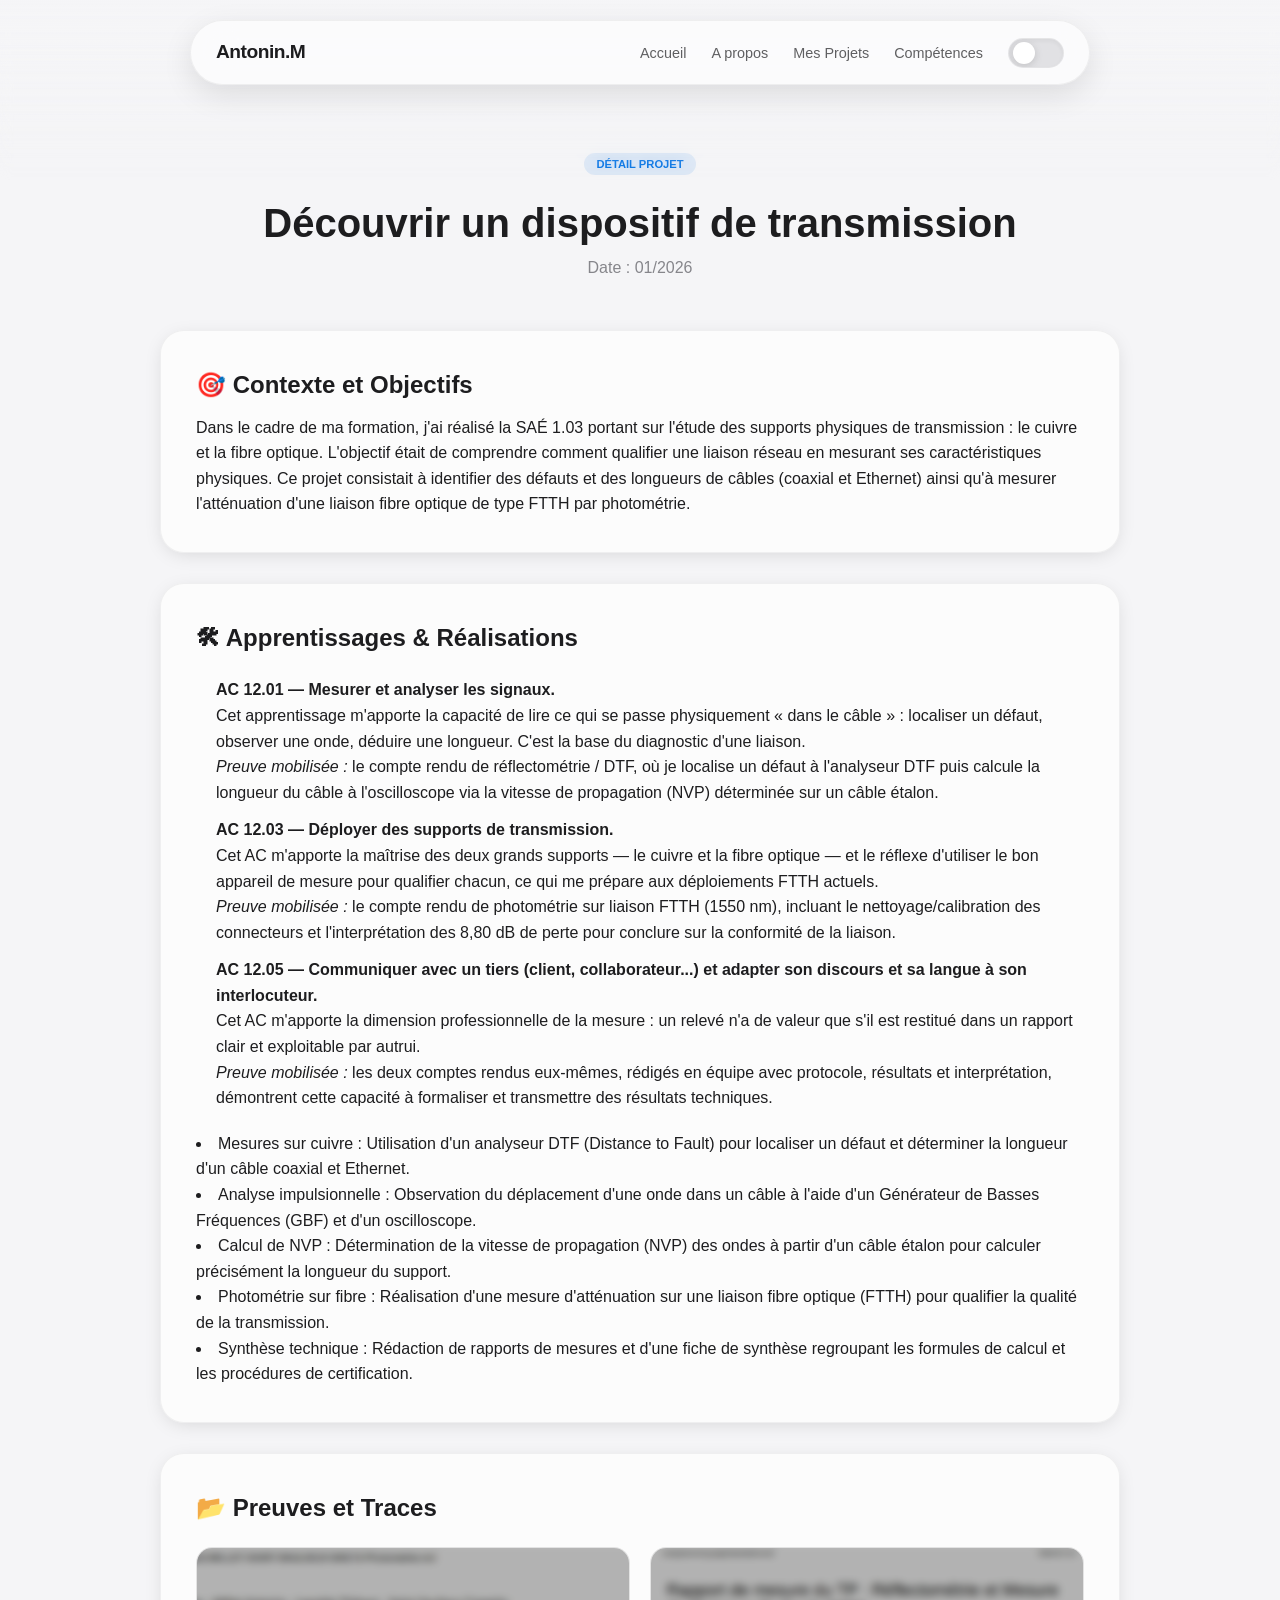
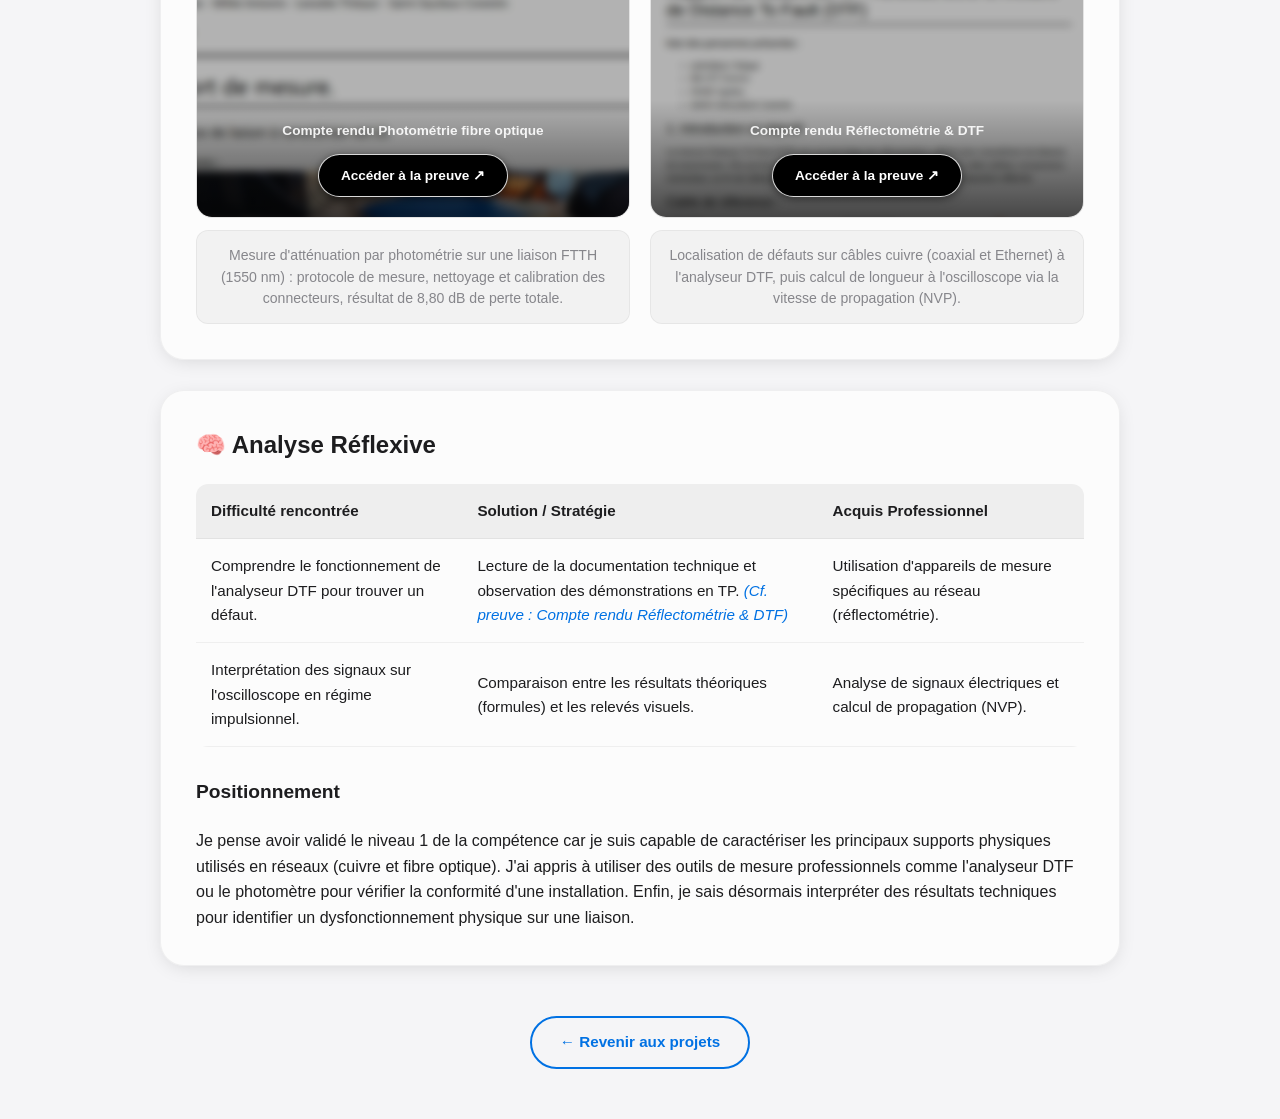
<file: SAE-103.html>
<!DOCTYPE html>
<html lang="fr">

<head>
    <script>
        // Anti-flash : applique le thème sauvegardé AVANT le rendu de la page
        (function () {
            try {
                var t = localStorage.getItem('theme');
                if (t) document.documentElement.setAttribute('data-theme', t);
            } catch (e) {}
            // Désactive les transitions le temps du chargement initial
            document.documentElement.classList.add('no-transition');
            window.addEventListener('load', function () {
                document.documentElement.classList.remove('no-transition');
            });
        })();
    </script>
    <meta charset="UTF-8">
    <meta name="viewport" content="width=device-width, initial-scale=1.0">
    <title>Détail SAÉ - Antonin</title>
    <link rel="stylesheet" href="style.css">
</head>

<body>
    <div class="top-blur-mask"></div>
    <nav class="navbar">
        <a href="index.html" class="logo">Antonin.M</a>

        <div class="burger-menu" id="burger-btn">
            <span></span>
            <span></span>
        </div>

        <ul class="nav-links" id="nav-links">
            <li><a href="index.html">Accueil</a></li>
            <li><a href="contact.html">A propos</a></li>
            <li><a href="sae.html">Mes Projets</a></li>
            <li><a href="competence.html">Compétences</a></li>
            <li>
                <div id="theme-switch" class="glass-switch" title="Changer de thème">
                    <div class="switch-icons"><span> </span><span> </span></div>
                    <div class="switch-knob"></div>
                </div>
            </li>
        </ul>
    </nav>

    <main class="container">

        <header style="text-align: center; margin-bottom: 50px;">
            <span class="tag">Détail Projet</span>
            <h1 style="font-size: 2.5rem; font-weight: 700; margin-top: 15px;">Découvrir un dispositif de transmission
            </h1>
            <p style="color:var(--text-secondary);">Date : 01/2026</p>
        </header>

        <section class="content-block">
            <h2>🎯 Contexte et Objectifs</h2>
            <p style="margin-top: 10px;">Dans le cadre de ma formation, j'ai réalisé la SAÉ 1.03 portant sur l'étude des
                supports physiques de transmission : le cuivre et la fibre optique. L'objectif était de comprendre
                comment qualifier une liaison réseau en mesurant ses caractéristiques physiques. Ce projet consistait à
                identifier des défauts et des longueurs de câbles (coaxial et Ethernet) ainsi qu'à mesurer l'atténuation
                d'une liaison fibre optique de type FTTH par photométrie.</p>
        </section>

        <section class="content-block">
            <h2>🛠 Apprentissages & Réalisations</h2>
            <ul style="margin-left: 20px; margin-bottom: 20px;">
                <li style="margin-top: 20px;"><strong>AC 12.01 — Mesurer et analyser les signaux.</strong><br>
                    Cet apprentissage m'apporte la capacité de lire ce qui se passe physiquement « dans le câble » : localiser un défaut, observer une onde, déduire une longueur. C'est la base du diagnostic d'une liaison.<br>
                    <em>Preuve mobilisée :</em> le compte rendu de réflectométrie / DTF, où je localise un défaut à l'analyseur DTF puis calcule la longueur du câble à l'oscilloscope via la vitesse de propagation (NVP) déterminée sur un câble étalon.</li>
                <li style="margin-top: 12px;"><strong>AC 12.03 — Déployer des supports de transmission.</strong><br>
                    Cet AC m'apporte la maîtrise des deux grands supports — le cuivre et la fibre optique — et le réflexe d'utiliser le bon appareil de mesure pour qualifier chacun, ce qui me prépare aux déploiements FTTH actuels.<br>
                    <em>Preuve mobilisée :</em> le compte rendu de photométrie sur liaison FTTH (1550 nm), incluant le nettoyage/calibration des connecteurs et l'interprétation des 8,80 dB de perte pour conclure sur la conformité de la liaison.</li>
                <li style="margin-top: 12px;"><strong>AC 12.05 — Communiquer avec un tiers (client, collaborateur...) et adapter son discours et sa langue à son interlocuteur.</strong><br>
                    Cet AC m'apporte la dimension professionnelle de la mesure : un relevé n'a de valeur que s'il est restitué dans un rapport clair et exploitable par autrui.<br>
                    <em>Preuve mobilisée :</em> les deux comptes rendus eux-mêmes, rédigés en équipe avec protocole, résultats et interprétation, démontrent cette capacité à formaliser et transmettre des résultats techniques.</li>
            </ul>
            <p >
                <li>Mesures sur cuivre : Utilisation d'un analyseur DTF (Distance to Fault) pour localiser un défaut et
                    déterminer la longueur d'un câble coaxial et Ethernet.

                    <li>Analyse impulsionnelle : Observation du déplacement d'une onde dans un câble à l'aide d'un
                    Générateur de Basses Fréquences (GBF) et d'un oscilloscope.

                    <li>Calcul de NVP : Détermination de la vitesse de propagation (NVP) des ondes à partir d'un câble
                    étalon pour calculer précisément la longueur du support.

                    <li>Photométrie sur fibre : Réalisation d'une mesure d'atténuation sur une liaison fibre optique (FTTH)
                    pour qualifier la qualité de la transmission.

                    <li>Synthèse technique : Rédaction de rapports de mesures et d'une fiche de synthèse regroupant les
                    formules de calcul et les procédures de certification.
            </p>
        </section>

        <section class="content-block">
            <h2>📂 Preuves et Traces</h2>
            <div style="display: flex; gap: 20px; flex-wrap: wrap; margin-top: 20px;">
                <div class="proof-item">
                    <div class="proof-card">
                        <img class="proof-card-preview" src="preview_photometrie.png" alt="Aperçu photométrie">
                        <div class="proof-card-overlay">
                            <span class="proof-card-label">Compte rendu Photométrie fibre optique</span>
                            <a href="ZIANE-LENOBLE-MILLET-SAINT-SAULIEUX-SAE13-Photometrie.pdf" target="_blank" class="btn-proof">Accéder à la preuve ↗</a>
                        </div>
                    </div>
                    <p class="proof-caption">Mesure d'atténuation par photométrie sur une liaison FTTH (1550 nm) : protocole de mesure, nettoyage et calibration des connecteurs, résultat de 8,80 dB de perte totale.</p>
                </div>
                <div class="proof-item">
                    <div class="proof-card">
                        <img class="proof-card-preview" src="preview_dtf.png" alt="Aperçu DTF">
                        <div class="proof-card-overlay">
                            <span class="proof-card-label">Compte rendu Réflectométrie & DTF</span>
                            <a href="LENOBLE-MILLET-SAINT-SAULIEUX-ZIANE-SAE13-DTF.pdf" target="_blank" class="btn-proof">Accéder à la preuve ↗</a>
                        </div>
                    </div>
                    <p class="proof-caption">Localisation de défauts sur câbles cuivre (coaxial et Ethernet) à l'analyseur DTF, puis calcul de longueur à l'oscilloscope via la vitesse de propagation (NVP).</p>
                </div>
            </div>
        </section>

        <section class="content-block">
            <h2>🧠 Analyse Réflexive</h2>
            <p></p>

            <div style="overflow-x: auto;">
                <table class="custom-table">
                    <thead>
                        <tr>
                            <th style="width: 30%;">Difficulté rencontrée</th>
                            <th style="width: 40%;">Solution / Stratégie</th>
                            <th style="width: 30%;">Acquis Professionnel</th>
                        </tr>
                    </thead>
                    <tbody>
                        <tr>
                            <td>Comprendre le fonctionnement de l'analyseur DTF pour trouver un défaut.</td>
                            <td>Lecture de la documentation technique et observation des démonstrations en TP. <em style="color: var(--accent-color);">(Cf. preuve : Compte rendu Réflectométrie &amp; DTF)</em></td>
                            <td>Utilisation d'appareils de mesure spécifiques au réseau (réflectométrie).</td>
                        </tr>
                        <tr>
                            <td>Interprétation des signaux sur l'oscilloscope en régime impulsionnel.</td>
                            <td>Comparaison entre les résultats théoriques (formules) et les relevés visuels.</td>
                            <td>Analyse de signaux électriques et calcul de propagation (NVP).</td>
                        </tr>
                    </tbody>
                </table>
            </div>

            <h3 style="margin-top: 30px; font-size: 1.2rem;">Positionnement</h3>
            <p style="margin-top: 20px;">Je pense avoir validé le niveau 1 de la compétence car je suis capable de caractériser les principaux supports physiques utilisés en réseaux (cuivre et fibre optique). J'ai appris à utiliser des outils de mesure professionnels comme l'analyseur DTF ou le photomètre pour vérifier la conformité d'une installation. Enfin, je sais désormais interpréter des résultats techniques pour identifier un dysfonctionnement physique sur une liaison.</p>
        </section>

        <div class="back-projects-wrapper">
            <a href="sae.html" class="btn-back-projects">&#8592; Revenir aux projets</a>
        </div>

    </main>

    <script src="script.js"></script>
</body>

</html>
</file>
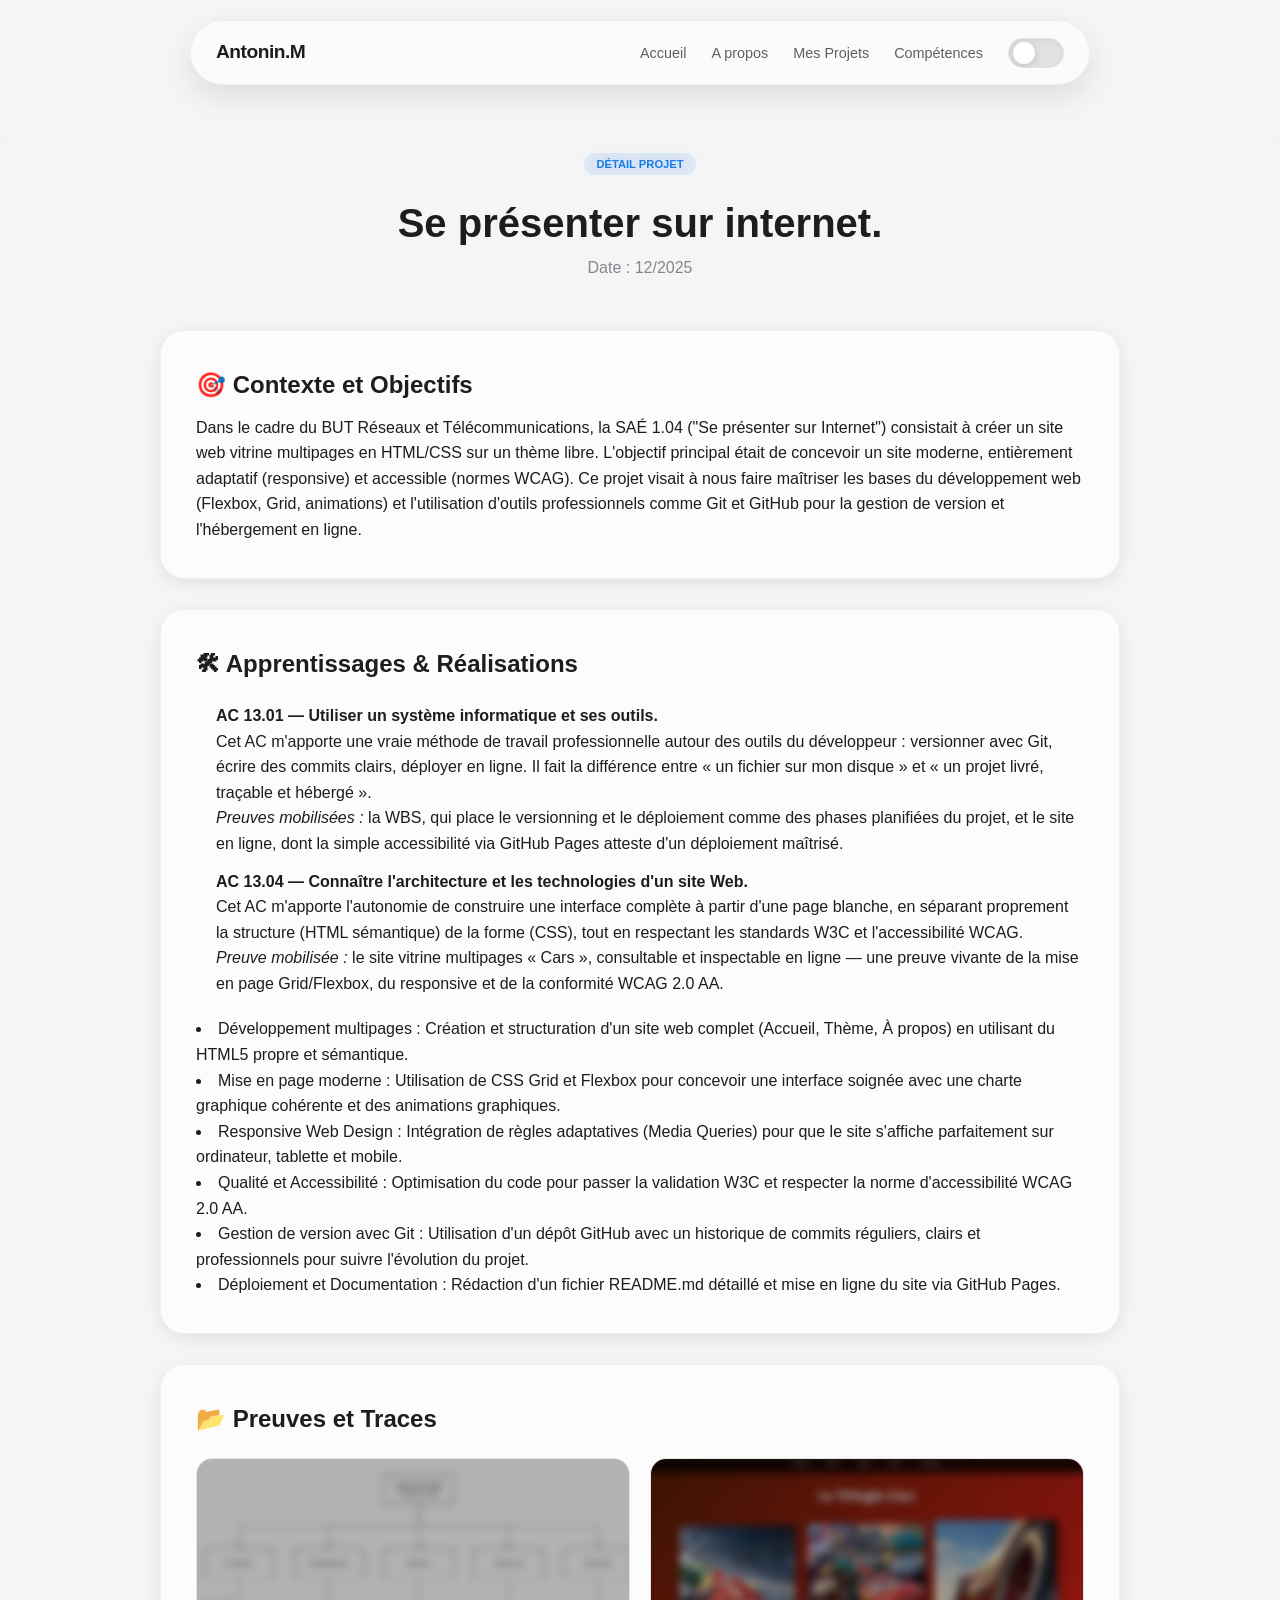
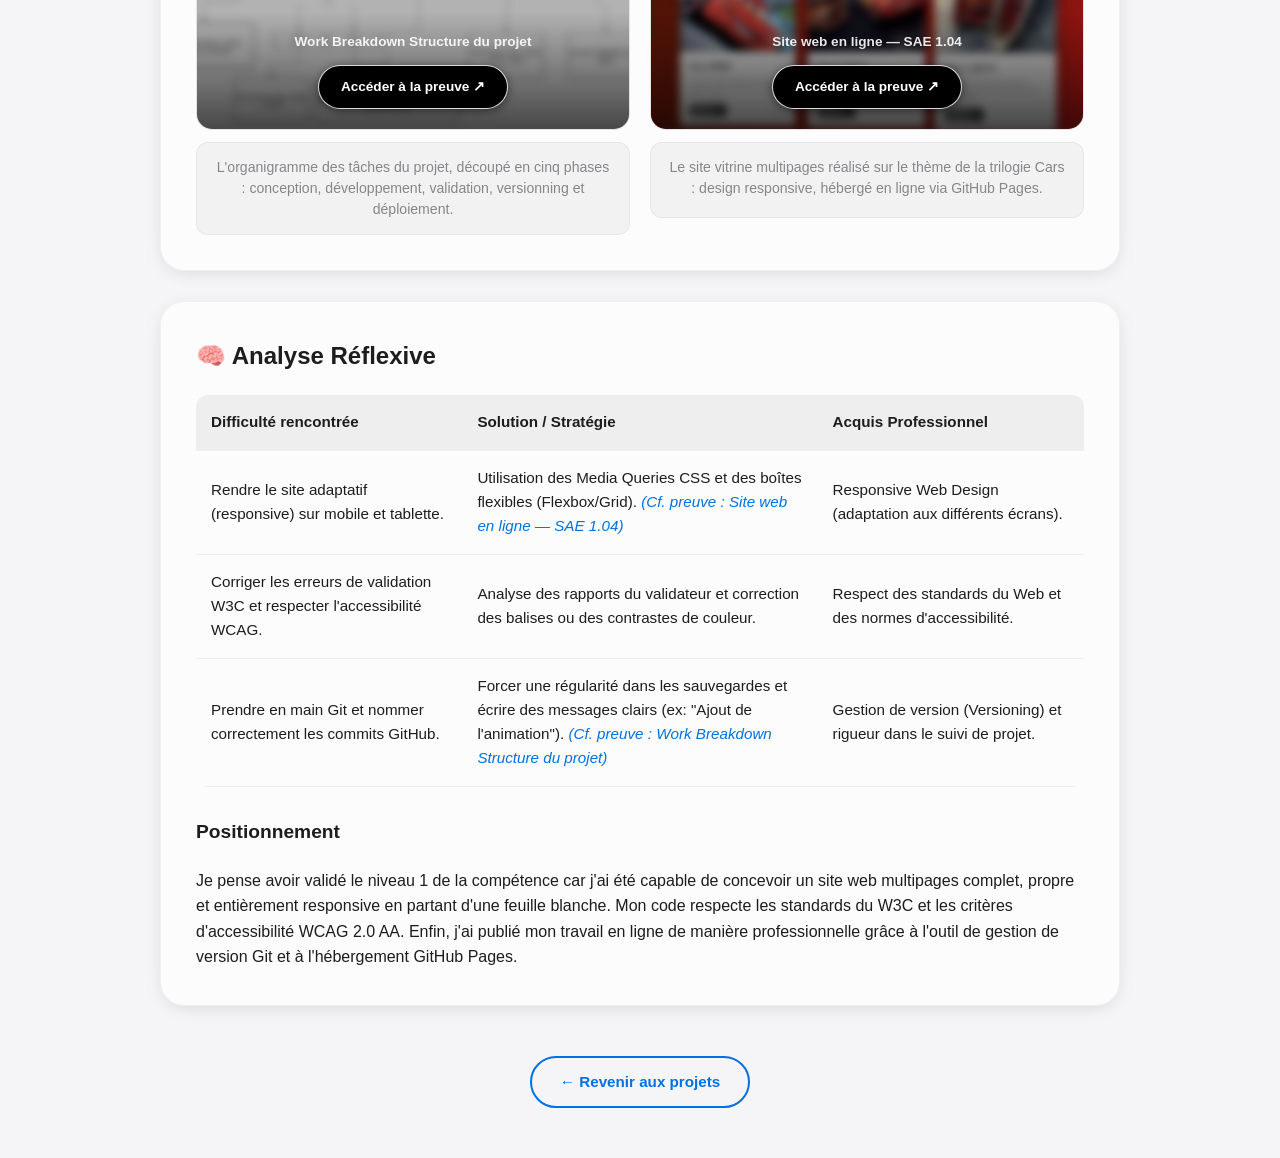
<file: SAE-104.html>
<!DOCTYPE html>
<html lang="fr">

<head>
    <script>
        // Anti-flash : applique le thème sauvegardé AVANT le rendu de la page
        (function () {
            try {
                var t = localStorage.getItem('theme');
                if (t) document.documentElement.setAttribute('data-theme', t);
            } catch (e) {}
            // Désactive les transitions le temps du chargement initial
            document.documentElement.classList.add('no-transition');
            window.addEventListener('load', function () {
                document.documentElement.classList.remove('no-transition');
            });
        })();
    </script>
    <meta charset="UTF-8">
    <meta name="viewport" content="width=device-width, initial-scale=1.0">
    <title>Détail SAÉ - Antonin</title>
    <link rel="stylesheet" href="style.css">
</head>

<body>
    <div class="top-blur-mask"></div>
    <nav class="navbar">
        <a href="index.html" class="logo">Antonin.M</a>

        <div class="burger-menu" id="burger-btn">
            <span></span>
            <span></span>
        </div>

        <ul class="nav-links" id="nav-links">
            <li><a href="index.html">Accueil</a></li>
            <li><a href="contact.html">A propos</a></li>
            <li><a href="sae.html">Mes Projets</a></li>
            <li><a href="competence.html">Compétences</a></li>
            <li>
                <div id="theme-switch" class="glass-switch" title="Changer de thème">
                    <div class="switch-icons"><span> </span><span> </span></div>
                    <div class="switch-knob"></div>
                </div>
            </li>
        </ul>
    </nav>

    <main class="container">

        <header style="text-align: center; margin-bottom: 50px;">
            <span class="tag">Détail Projet</span>
            <h1 style="font-size: 2.5rem; font-weight: 700; margin-top: 15px;">Se présenter sur internet.
            </h1>
            <p style="color:var(--text-secondary);">Date : 12/2025</p>
        </header>

        <section class="content-block">
            <h2>🎯 Contexte et Objectifs</h2>
            <p style="margin-top: 10px;">Dans le cadre du BUT Réseaux et Télécommunications, la SAÉ 1.04 ("Se présenter sur Internet") consistait à créer un site web vitrine multipages en HTML/CSS sur un thème libre. L'objectif principal était de concevoir un site moderne, entièrement adaptatif (responsive) et accessible (normes WCAG). Ce projet visait à nous faire maîtriser les bases du développement web (Flexbox, Grid, animations) et l'utilisation d'outils professionnels comme Git et GitHub pour la gestion de version et l'hébergement en ligne.</p>
        </section>

        <section class="content-block">
            <h2>🛠 Apprentissages & Réalisations</h2>
            <ul style="margin-left: 20px; margin-bottom: 20px;">
                <li style="margin-top: 20px;"><strong>AC 13.01 — Utiliser un système informatique et ses outils.</strong><br>
                    Cet AC m'apporte une vraie méthode de travail professionnelle autour des outils du développeur : versionner avec Git, écrire des commits clairs, déployer en ligne. Il fait la différence entre « un fichier sur mon disque » et « un projet livré, traçable et hébergé ».<br>
                    <em>Preuves mobilisées :</em> la WBS, qui place le versionning et le déploiement comme des phases planifiées du projet, et le site en ligne, dont la simple accessibilité via GitHub Pages atteste d'un déploiement maîtrisé.</li>
                <li style="margin-top: 12px;"><strong>AC 13.04 — Connaître l'architecture et les technologies d'un site Web.</strong><br>
                    Cet AC m'apporte l'autonomie de construire une interface complète à partir d'une page blanche, en séparant proprement la structure (HTML sémantique) de la forme (CSS), tout en respectant les standards W3C et l'accessibilité WCAG.<br>
                    <em>Preuve mobilisée :</em> le site vitrine multipages « Cars », consultable et inspectable en ligne — une preuve vivante de la mise en page Grid/Flexbox, du responsive et de la conformité WCAG 2.0 AA.</li>
            </ul>
            <p>
                <li>Développement multipages : Création et structuration d'un site web complet (Accueil, Thème, À propos) en utilisant du HTML5 propre et sémantique.

                <li>Mise en page moderne : Utilisation de CSS Grid et Flexbox pour concevoir une interface soignée avec une charte graphique cohérente et des animations graphiques.

                <li>Responsive Web Design : Intégration de règles adaptatives (Media Queries) pour que le site s'affiche parfaitement sur ordinateur, tablette et mobile.

                <li>Qualité et Accessibilité : Optimisation du code pour passer la validation W3C et respecter la norme d'accessibilité WCAG 2.0 AA.

                <li>Gestion de version avec Git : Utilisation d'un dépôt GitHub avec un historique de commits réguliers, clairs et professionnels pour suivre l'évolution du projet.
            
                <li>Déploiement et Documentation : Rédaction d'un fichier README.md détaillé et mise en ligne du site via GitHub Pages.
        </section>

        <section class="content-block">
            <h2>📂 Preuves et Traces</h2>
            <div style="display: flex; gap: 20px; flex-wrap: wrap; margin-top: 20px;">
                <div class="proof-item">
                    <div class="proof-card">
                        <img class="proof-card-preview" src="preview_wbs.png" alt="Aperçu WBS">
                        <div class="proof-card-overlay">
                            <span class="proof-card-label">Work Breakdown Structure du projet</span>
                            <a href="WBSAntoninMillet.pdf" target="_blank" class="btn-proof">Accéder à la preuve ↗</a>
                        </div>
                    </div>
                    <p class="proof-caption">L'organigramme des tâches du projet, découpé en cinq phases : conception, développement, validation, versionning et déploiement.</p>
                </div>
                <div class="proof-item">
                    <div class="proof-card">
                        <img class="proof-card-preview" src="preview_cars_site.png" alt="Aperçu site Cars">
                        <div class="proof-card-overlay">
                            <span class="proof-card-label">Site web en ligne — SAE 1.04</span>
                            <a href="https://antoninmll.github.io/SAE114/" target="_blank" class="btn-proof">Accéder à la preuve ↗</a>
                        </div>
                    </div>
                    <p class="proof-caption">Le site vitrine multipages réalisé sur le thème de la trilogie Cars : design responsive, hébergé en ligne via GitHub Pages.</p>
                </div>
            </div>
        </section>

        <section class="content-block">
            <h2>🧠 Analyse Réflexive</h2>
            <p></p>

            <div style="overflow-x: auto;">
                <table class="custom-table">
                    <thead>
                        <tr>
                            <th style="width: 30%;">Difficulté rencontrée</th>
                            <th style="width: 40%;">Solution / Stratégie</th>
                            <th style="width: 30%;">Acquis Professionnel</th>
                        </tr>
                    </thead>
                    <tbody>
                        <tr>
                            <td>Rendre le site adaptatif (responsive) sur mobile et tablette.</td>
                            <td>Utilisation des Media Queries CSS et des boîtes flexibles (Flexbox/Grid). <em style="color: var(--accent-color);">(Cf. preuve : Site web en ligne — SAE 1.04)</em></td>
                            <td>Responsive Web Design (adaptation aux différents écrans).</td>
                        </tr>
                        <tr>
                            <td>Corriger les erreurs de validation W3C et respecter l'accessibilité WCAG.</td>
                            <td>Analyse des rapports du validateur et correction des balises ou des contrastes de couleur.</td>
                            <td>Respect des standards du Web et des normes d'accessibilité.</td>
                        </tr>
                        <tr>
                            <td>Prendre en main Git et nommer correctement les commits GitHub.</td>
                            <td>Forcer une régularité dans les sauvegardes et écrire des messages clairs (ex: "Ajout de l'animation"). <em style="color: var(--accent-color);">(Cf. preuve : Work Breakdown Structure du projet)</em></td>
                            <td>Gestion de version (Versioning) et rigueur dans le suivi de projet.</td>
                        </tr>
                    </tbody>
                </table>
            </div>

            <h3 style="margin-top: 30px; font-size: 1.2rem;">Positionnement</h3>
            <p style="margin-top: 20px;">Je pense avoir validé le niveau 1 de la compétence car j'ai été capable de concevoir un site web multipages complet, propre et entièrement responsive en partant d'une feuille blanche. Mon code respecte les standards du W3C et les critères d'accessibilité WCAG 2.0 AA. Enfin, j'ai publié mon travail en ligne de manière professionnelle grâce à l'outil de gestion de version Git et à l'hébergement GitHub Pages.</p>
        </section>

        <div class="back-projects-wrapper">
            <a href="sae.html" class="btn-back-projects">&#8592; Revenir aux projets</a>
        </div>

    </main>

    <script src="script.js"></script>
</body>

</html>
</file>
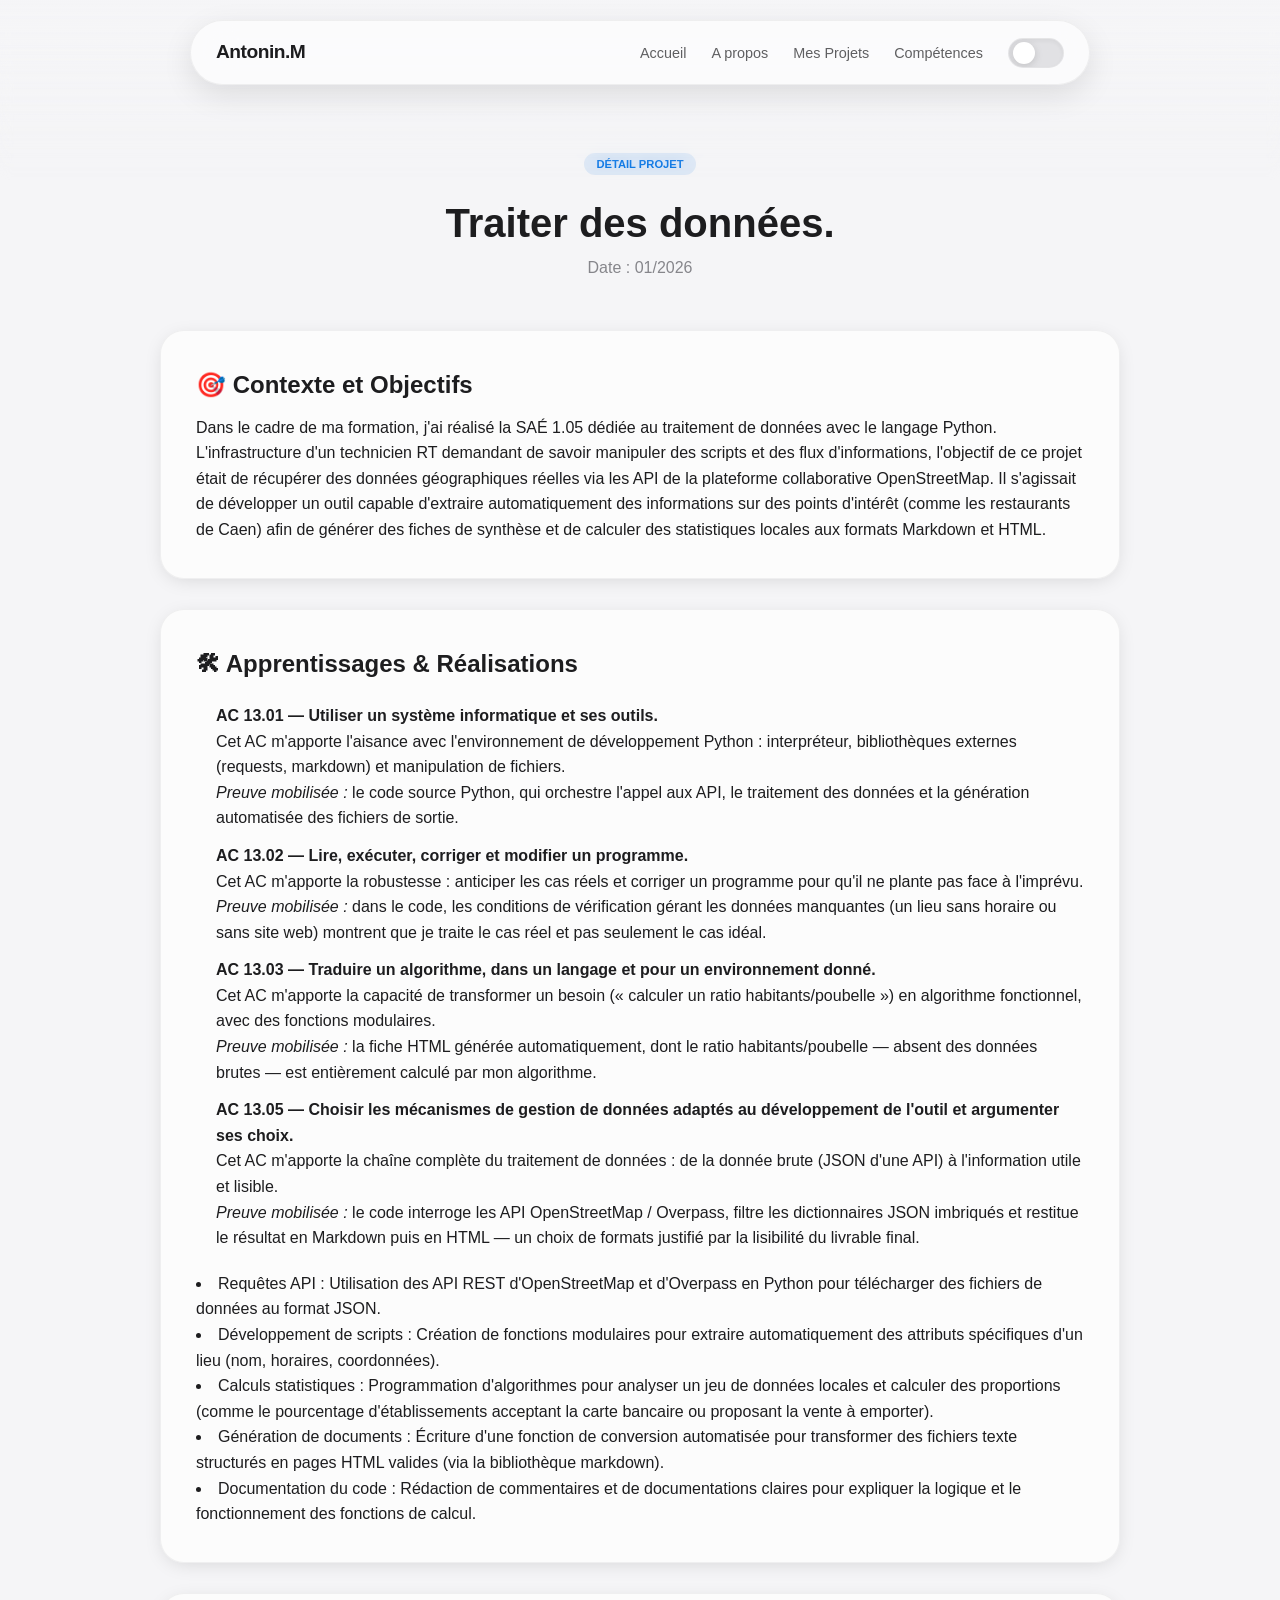
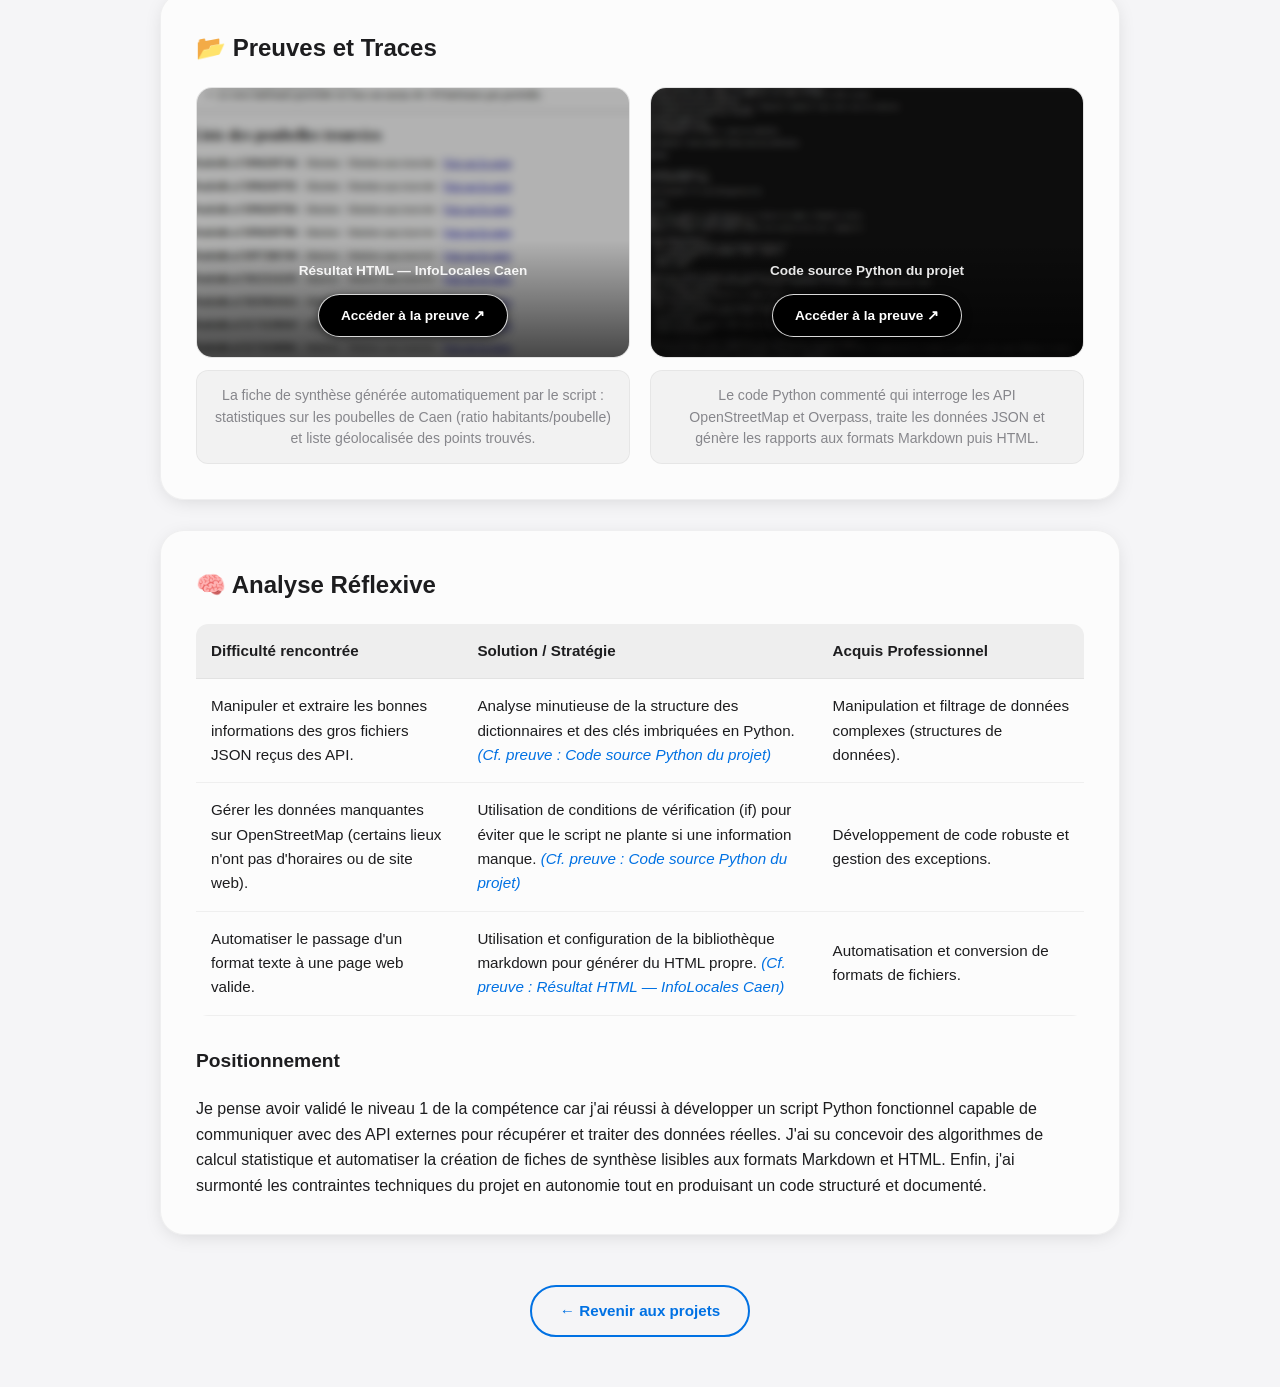
<file: SAE-105.html>
<!DOCTYPE html>
<html lang="fr">

<head>
    <script>
        // Anti-flash : applique le thème sauvegardé AVANT le rendu de la page
        (function () {
            try {
                var t = localStorage.getItem('theme');
                if (t) document.documentElement.setAttribute('data-theme', t);
            } catch (e) {}
            // Désactive les transitions le temps du chargement initial
            document.documentElement.classList.add('no-transition');
            window.addEventListener('load', function () {
                document.documentElement.classList.remove('no-transition');
            });
        })();
    </script>
    <meta charset="UTF-8">
    <meta name="viewport" content="width=device-width, initial-scale=1.0">
    <title>Détail SAÉ - Antonin</title>
    <link rel="stylesheet" href="style.css">
</head>

<body>
    <div class="top-blur-mask"></div>
    <nav class="navbar">
        <a href="index.html" class="logo">Antonin.M</a>

        <div class="burger-menu" id="burger-btn">
            <span></span>
            <span></span>
        </div>

        <ul class="nav-links" id="nav-links">
            <li><a href="index.html">Accueil</a></li>
            <li><a href="contact.html">A propos</a></li>
            <li><a href="sae.html">Mes Projets</a></li>
            <li><a href="competence.html">Compétences</a></li>
            <li>
                <div id="theme-switch" class="glass-switch" title="Changer de thème">
                    <div class="switch-icons"><span> </span><span> </span></div>
                    <div class="switch-knob"></div>
                </div>
            </li>
        </ul>
    </nav>

    <main class="container">

        <header style="text-align: center; margin-bottom: 50px;">
            <span class="tag">Détail Projet</span>
            <h1 style="font-size: 2.5rem; font-weight: 700; margin-top: 15px;">Traiter des données.
            </h1>
            <p style="color:var(--text-secondary);">Date : 01/2026</p>
        </header>

        <section class="content-block">
            <h2>🎯 Contexte et Objectifs</h2>
            <p style="margin-top: 10px;">Dans le cadre de ma formation, j'ai réalisé la SAÉ 1.05 dédiée au traitement de données avec le langage Python. L'infrastructure d'un technicien RT demandant de savoir manipuler des scripts et des flux d'informations, l'objectif de ce projet était de récupérer des données géographiques réelles via les API de la plateforme collaborative OpenStreetMap. Il s'agissait de développer un outil capable d'extraire automatiquement des informations sur des points d'intérêt (comme les restaurants de Caen) afin de générer des fiches de synthèse et de calculer des statistiques locales aux formats Markdown et HTML.</p>
        </section>

        <section class="content-block">
            <h2>🛠 Apprentissages & Réalisations</h2>
            <ul style="margin-left: 20px; margin-bottom: 20px;">
                <li style="margin-top: 20px;"><strong>AC 13.01 — Utiliser un système informatique et ses outils.</strong><br>
                    Cet AC m'apporte l'aisance avec l'environnement de développement Python : interpréteur, bibliothèques externes (requests, markdown) et manipulation de fichiers.<br>
                    <em>Preuve mobilisée :</em> le code source Python, qui orchestre l'appel aux API, le traitement des données et la génération automatisée des fichiers de sortie.</li>
                <li style="margin-top: 12px;"><strong>AC 13.02 — Lire, exécuter, corriger et modifier un programme.</strong><br>
                    Cet AC m'apporte la robustesse : anticiper les cas réels et corriger un programme pour qu'il ne plante pas face à l'imprévu.<br>
                    <em>Preuve mobilisée :</em> dans le code, les conditions de vérification gérant les données manquantes (un lieu sans horaire ou sans site web) montrent que je traite le cas réel et pas seulement le cas idéal.</li>
                <li style="margin-top: 12px;"><strong>AC 13.03 — Traduire un algorithme, dans un langage et pour un environnement donné.</strong><br>
                    Cet AC m'apporte la capacité de transformer un besoin (« calculer un ratio habitants/poubelle ») en algorithme fonctionnel, avec des fonctions modulaires.<br>
                    <em>Preuve mobilisée :</em> la fiche HTML générée automatiquement, dont le ratio habitants/poubelle — absent des données brutes — est entièrement calculé par mon algorithme.</li>
                <li style="margin-top: 12px;"><strong>AC 13.05 — Choisir les mécanismes de gestion de données adaptés au développement de l'outil et argumenter ses choix.</strong><br>
                    Cet AC m'apporte la chaîne complète du traitement de données : de la donnée brute (JSON d'une API) à l'information utile et lisible.<br>
                    <em>Preuve mobilisée :</em> le code interroge les API OpenStreetMap / Overpass, filtre les dictionnaires JSON imbriqués et restitue le résultat en Markdown puis en HTML — un choix de formats justifié par la lisibilité du livrable final.</li>
            </ul>
            <p>
                <li>Requêtes API : Utilisation des API REST d'OpenStreetMap et d'Overpass en Python pour télécharger des fichiers de données au format JSON.

                <li>Développement de scripts : Création de fonctions modulaires pour extraire automatiquement des attributs spécifiques d'un lieu (nom, horaires, coordonnées).

                <li>Calculs statistiques : Programmation d'algorithmes pour analyser un jeu de données locales et calculer des proportions (comme le pourcentage d'établissements acceptant la carte bancaire ou proposant la vente à emporter).

                <li>Génération de documents : Écriture d'une fonction de conversion automatisée pour transformer des fichiers texte structurés en pages HTML valides (via la bibliothèque markdown).

                <li>Documentation du code : Rédaction de commentaires et de documentations claires pour expliquer la logique et le fonctionnement des fonctions de calcul.
            </p>
        </section>

        <section class="content-block">
            <h2>📂 Preuves et Traces</h2>
            <div style="display: flex; gap: 20px; flex-wrap: wrap; margin-top: 20px;">
                <div class="proof-item">
                    <div class="proof-card">
                        <img class="proof-card-preview" src="preview_infolocales_html.png" alt="Aperçu InfoLocales HTML">
                        <div class="proof-card-overlay">
                            <span class="proof-card-label">Résultat HTML — InfoLocales Caen</span>
                            <a href="InfoLocalesCaen.html" target="_blank" class="btn-proof">Accéder à la preuve ↗</a>
                        </div>
                    </div>
                    <p class="proof-caption">La fiche de synthèse générée automatiquement par le script : statistiques sur les poubelles de Caen (ratio habitants/poubelle) et liste géolocalisée des points trouvés.</p>
                </div>
                <div class="proof-item">
                    <div class="proof-card">
                        <img class="proof-card-preview" src="preview_python.png" alt="Aperçu code Python">
                        <div class="proof-card-overlay">
                            <span class="proof-card-label">Code source Python du projet</span>
                            <a href="info_locales.txt" target="_blank" class="btn-proof">Accéder à la preuve ↗</a>
                        </div>
                    </div>
                    <p class="proof-caption">Le code Python commenté qui interroge les API OpenStreetMap et Overpass, traite les données JSON et génère les rapports aux formats Markdown puis HTML.</p>
                </div>
            </div>
        </section>

        <section class="content-block">
            <h2>🧠 Analyse Réflexive</h2>
            <p></p>

            <div style="overflow-x: auto;">
                <table class="custom-table">
                    <thead>
                        <tr>
                            <th style="width: 30%;">Difficulté rencontrée</th>
                            <th style="width: 40%;">Solution / Stratégie</th>
                            <th style="width: 30%;">Acquis Professionnel</th>
                        </tr>
                    </thead>
                    <tbody>
                        <tr>
                            <td>Manipuler et extraire les bonnes informations des gros fichiers JSON reçus des API.</td>
                            <td>Analyse minutieuse de la structure des dictionnaires et des clés imbriquées en Python. <em style="color: var(--accent-color);">(Cf. preuve : Code source Python du projet)</em></td>
                            <td>Manipulation et filtrage de données complexes (structures de données).</td>
                        </tr>
                        <tr>
                            <td>Gérer les données manquantes sur OpenStreetMap (certains lieux n'ont pas d'horaires ou de site web).</td>
                            <td>Utilisation de conditions de vérification (if) pour éviter que le script ne plante si une information manque. <em style="color: var(--accent-color);">(Cf. preuve : Code source Python du projet)</em></td>
                            <td>Développement de code robuste et gestion des exceptions.</td>
                        </tr>
                        <tr>
                            <td>Automatiser le passage d'un format texte à une page web valide.</td>
                            <td>Utilisation et configuration de la bibliothèque markdown pour générer du HTML propre. <em style="color: var(--accent-color);">(Cf. preuve : Résultat HTML — InfoLocales Caen)</em></td>
                            <td>Automatisation et conversion de formats de fichiers.</td>
                        </tr>
                    </tbody>
                </table>
            </div>

            <h3 style="margin-top: 30px; font-size: 1.2rem;">Positionnement</h3>
            <p style="margin-top: 20px;">Je pense avoir validé le niveau 1 de la compétence car j'ai réussi à développer un script Python fonctionnel capable de communiquer avec des API externes pour récupérer et traiter des données réelles. J'ai su concevoir des algorithmes de calcul statistique et automatiser la création de fiches de synthèse lisibles aux formats Markdown et HTML. Enfin, j'ai surmonté les contraintes techniques du projet en autonomie tout en produisant un code structuré et documenté.</p>
        </section>

        <div class="back-projects-wrapper">
            <a href="sae.html" class="btn-back-projects">&#8592; Revenir aux projets</a>
        </div>

    </main>

    <script src="script.js"></script>
</body>

</html>
</file>
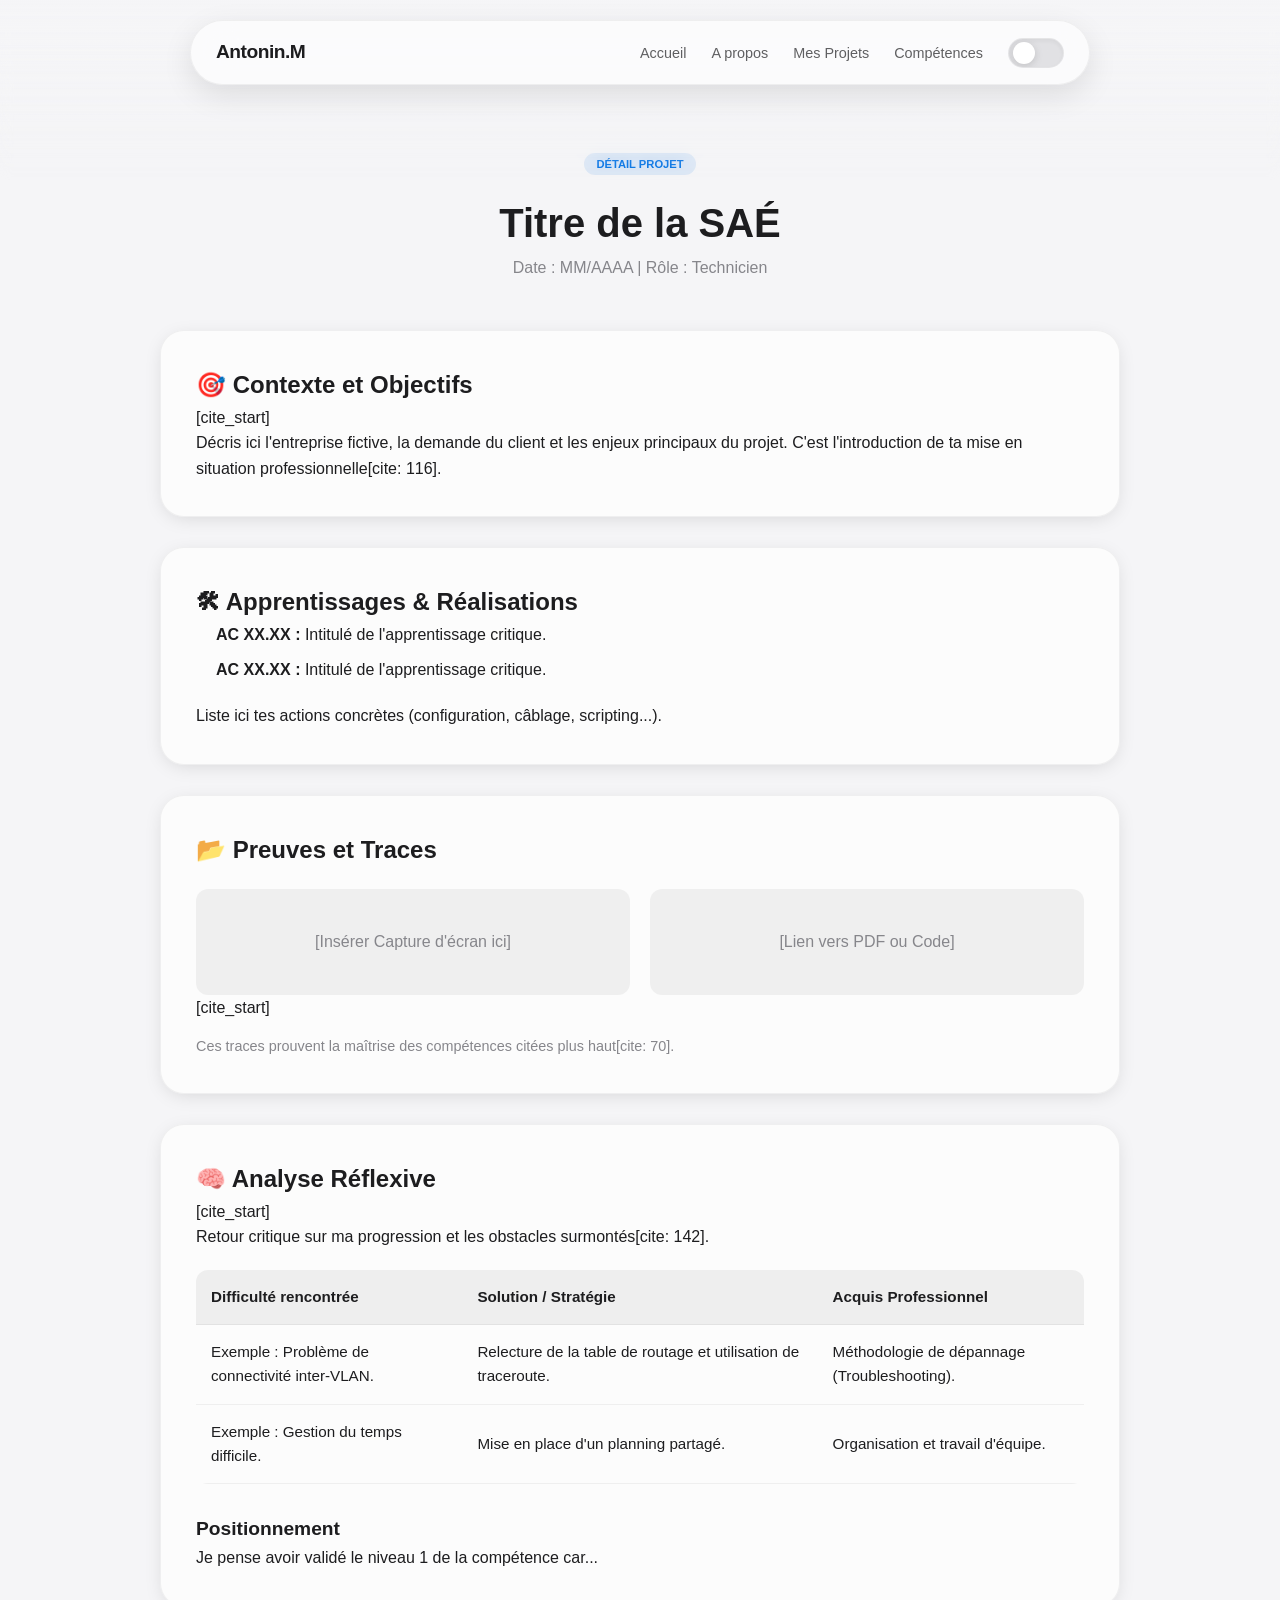
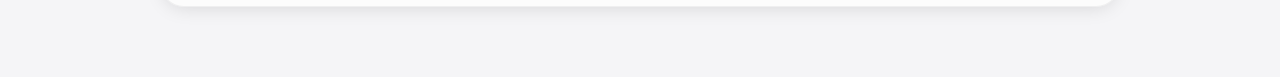
<file: sae-modele.html>
<!DOCTYPE html>
<html lang="fr">

<head>
    <script>
        // Anti-flash : applique le thème sauvegardé AVANT le rendu de la page
        (function () {
            try {
                var t = localStorage.getItem('theme');
                if (t) document.documentElement.setAttribute('data-theme', t);
            } catch (e) {}
            // Désactive les transitions le temps du chargement initial
            document.documentElement.classList.add('no-transition');
            window.addEventListener('load', function () {
                document.documentElement.classList.remove('no-transition');
            });
        })();
    </script>
    <meta charset="UTF-8">
    <meta name="viewport" content="width=device-width, initial-scale=1.0">
    <title>Détail SAÉ - Antonin</title>
    <link rel="stylesheet" href="style.css">
</head>

<body>
    <div class="top-blur-mask"></div>
    <nav class="navbar">
        <a href="index.html" class="logo">Antonin.M</a>

        <div class="burger-menu" id="burger-btn">
            <span></span>
            <span></span>
        </div>

        <ul class="nav-links" id="nav-links">
            <li><a href="index.html">Accueil</a></li>
            <li><a href="contact.html">A propos</a></li>
            <li><a href="sae.html">Mes Projets</a></li>
            <li><a href="competence.html">Compétences</a></li>
            <li>
                <div id="theme-switch" class="glass-switch" title="Changer de thème">
                    <div class="switch-icons"><span> </span><span> </span></div>
                    <div class="switch-knob"></div>
                </div>
            </li>
        </ul>
    </nav>

    <main class="container">

        <header style="text-align: center; margin-bottom: 50px;">
            <span class="tag">Détail Projet</span>
            <h1 style="font-size: 2.5rem; font-weight: 700; margin-top: 15px;">Titre de la SAÉ</h1>
            <p style="color:var(--text-secondary);">Date : MM/AAAA | Rôle : Technicien</p>
        </header>

        <section class="content-block">
            <h2>🎯 Contexte et Objectifs</h2>
            [cite_start]<p>Décris ici l'entreprise fictive, la demande du client et les enjeux principaux du projet.
                C'est l'introduction de ta mise en situation professionnelle[cite: 116].</p>
        </section>

        <section class="content-block">
            <h2>🛠 Apprentissages & Réalisations</h2>
            <ul style="margin-left: 20px; margin-bottom: 20px;">
                <li style="margin-bottom: 10px;"><strong>AC XX.XX :</strong> Intitulé de l'apprentissage critique.</li>
                <li><strong>AC XX.XX :</strong> Intitulé de l'apprentissage critique.</li>
            </ul>
            <p>Liste ici tes actions concrètes (configuration, câblage, scripting...).</p>
        </section>

        <section class="content-block">
            <h2>📂 Preuves et Traces</h2>
            <div style="display: flex; gap: 20px; flex-wrap: wrap; margin-top: 20px;">
                <div
                    style="flex: 1; min-width: 250px; background: rgba(0,0,0,0.05); padding: 40px; border-radius: 12px; text-align: center;">
                    <p style="color: var(--text-secondary);">[Insérer Capture d'écran ici]</p>
                </div>
                <div
                    style="flex: 1; min-width: 250px; background: rgba(0,0,0,0.05); padding: 40px; border-radius: 12px; text-align: center;">
                    <p style="color: var(--text-secondary);">[Lien vers PDF ou Code]</p>
                </div>
            </div>
            [cite_start]<p style="margin-top: 15px; font-size: 0.9rem; color: var(--text-secondary);">Ces traces
                prouvent la maîtrise des compétences citées plus haut[cite: 70].</p>
        </section>

        <section class="content-block">
            <h2>🧠 Analyse Réflexive</h2>
            [cite_start]<p>Retour critique sur ma progression et les obstacles surmontés[cite: 142].</p>

            <div style="overflow-x: auto;">
                <table class="custom-table">
                    <thead>
                        <tr>
                            <th style="width: 30%;">Difficulté rencontrée</th>
                            <th style="width: 40%;">Solution / Stratégie</th>
                            <th style="width: 30%;">Acquis Professionnel</th>
                        </tr>
                    </thead>
                    <tbody>
                        <tr>
                            <td>Exemple : Problème de connectivité inter-VLAN.</td>
                            <td>Relecture de la table de routage et utilisation de traceroute.</td>
                            <td>Méthodologie de dépannage (Troubleshooting).</td>
                        </tr>
                        <tr>
                            <td>Exemple : Gestion du temps difficile.</td>
                            <td>Mise en place d'un planning partagé.</td>
                            <td>Organisation et travail d'équipe.</td>
                        </tr>
                    </tbody>
                </table>
            </div>

            <h3 style="margin-top: 30px; font-size: 1.2rem;">Positionnement</h3>
            <p>Je pense avoir validé le niveau 1 de la compétence car...</p>
        </section>

    </main>

    <script src="script.js"></script>
</body>

</html>
</file>
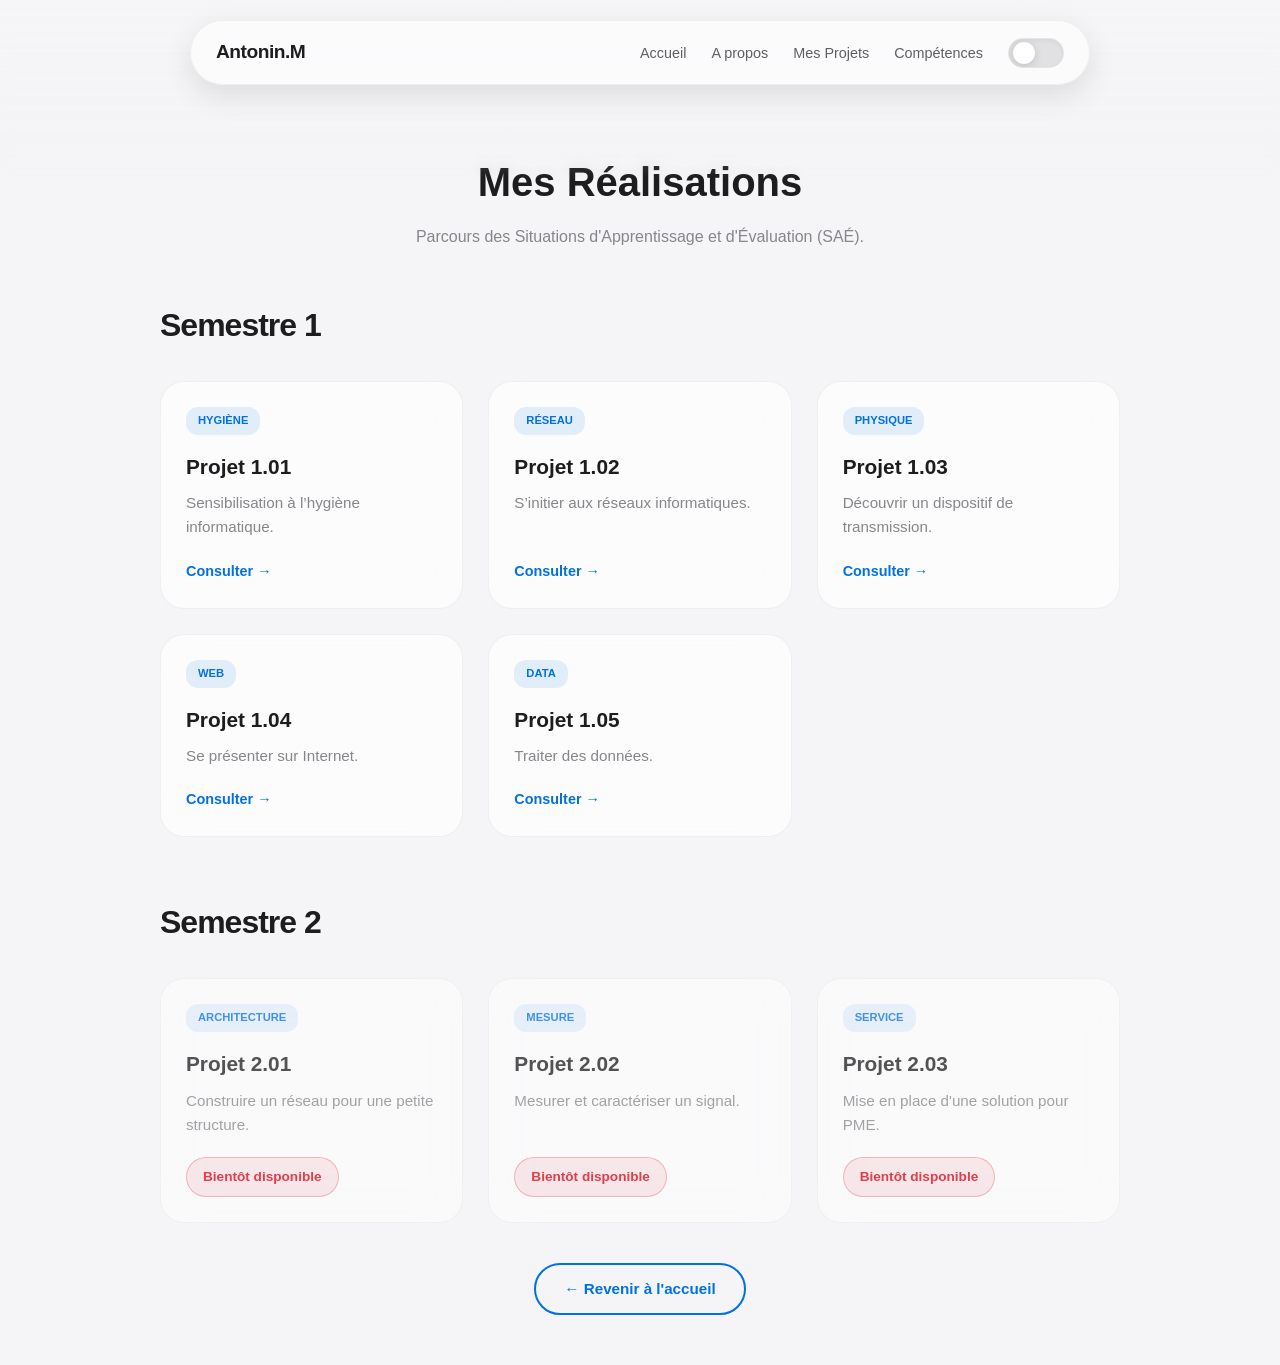
<file: sae.html>
<!DOCTYPE html>
<html lang="fr">

<head>
    <script>
        // Anti-flash : applique le thème sauvegardé AVANT le rendu de la page
        (function () {
            try {
                var t = localStorage.getItem('theme');
                if (t) document.documentElement.setAttribute('data-theme', t);
            } catch (e) {}
            // Désactive les transitions le temps du chargement initial
            document.documentElement.classList.add('no-transition');
            window.addEventListener('load', function () {
                document.documentElement.classList.remove('no-transition');
            });
        })();
    </script>
    <meta charset="UTF-8">
    <meta name="viewport" content="width=device-width, initial-scale=1.0">
    <title>Mes Projets - Antonin</title>
    <link rel="stylesheet" href="style.css">
</head>

<body>
    <div class="top-blur-mask"></div>
    <nav class="navbar">
        <a href="index.html" class="logo">Antonin.M</a>

        <div class="burger-menu" id="burger-btn">
            <span></span>
            <span></span>
        </div>

        <ul class="nav-links" id="nav-links">
            <li><a href="index.html">Accueil</a></li>
            <li><a href="contact.html">A propos</a></li>
            <li><a href="sae.html">Mes Projets</a></li>
            <li><a href="competence.html">Compétences</a></li>
            <li>
                <div id="theme-switch" class="glass-switch" title="Changer de thème">
                    <div class="switch-icons"><span> </span><span> </span></div>
                    <div class="switch-knob"></div>
                </div>
            </li>
        </ul>
    </nav>

    <main class="container">

        <header style="text-align: center; margin-bottom: 50px;">
            <h1 style="font-size: 2.5rem; font-weight: 700; margin-bottom: 10px;">Mes Réalisations</h1>
            <p style="color:var(--text-secondary);">Parcours des Situations d'Apprentissage et d'Évaluation (SAÉ).</p>
        </header>

        <section style="margin-bottom: 60px;">
            <h2 class="section-title">Semestre 1</h2>
            <div class="sae-grid">

                <article class="sae-card">
                    <span class="tag">Hygiène</span>
                    <h3>Projet 1.01</h3>
                    <p>Sensibilisation à l’hygiène informatique.</p>
                    <a href="SAE-101.html" class="btn-small">Consulter &rarr;</a>
                </article>

                <article class="sae-card">
                    <span class="tag">Réseau</span>
                    <h3>Projet 1.02</h3>
                    <p>S’initier aux réseaux informatiques.</p>
                    <a href="SAE-102.html" class="btn-small">Consulter &rarr;</a>
                </article>

                <article class="sae-card">
                    <span class="tag">Physique</span>
                    <h3>Projet 1.03</h3>
                    <p>Découvrir un dispositif de transmission.</p>
                    <a href="SAE-103.html" class="btn-small">Consulter &rarr;</a>
                </article>

                <article class="sae-card">
                    <span class="tag">Web</span>
                    <h3>Projet 1.04</h3>
                    <p>Se présenter sur Internet.</p>
                    <a href="SAE-104.html" class="btn-small">Consulter &rarr;</a>
                </article>

                <article class="sae-card">
                    <span class="tag">Data</span>
                    <h3>Projet 1.05</h3>
                    <p>Traiter des données.</p>
                    <a href="SAE-105.html" class="btn-small">Consulter &rarr;</a>
                </article>
            </div>
        </section>

        <section>
            <h2 class="section-title">Semestre 2</h2>
            <div class="sae-grid">

                <article class="sae-card coming-soon">
                    <span class="tag">Architecture</span>
                    <h3>Projet 2.01</h3>
                    <p>Construire un réseau pour une petite structure.</p>
                    <span class="badge-soon">Bientôt disponible</span>
                </article>

                <article class="sae-card coming-soon">
                    <span class="tag">Mesure</span>
                    <h3>Projet 2.02</h3>
                    <p>Mesurer et caractériser un signal.</p>
                    <span class="badge-soon">Bientôt disponible</span>
                </article>

                <article class="sae-card coming-soon">
                    <span class="tag">Service</span>
                    <h3>Projet 2.03</h3>
                    <p>Mise en place d'une solution pour PME.</p>
                    <span class="badge-soon">Bientôt disponible</span>
                </article>

            </div>
        </section>

        <div class="back-projects-wrapper">
            <a href="index.html" class="btn-back-projects">&#8592; Revenir à l'accueil</a>
        </div>

    </main>

    <script src="script.js"></script>
</body>

</html>
</file>
<file: style.css>
:root {
    /* Mode Clair */
    --bg-body: #F5F5F7;
    /* On passe à 0.6 pour voir le contenu passer derrière */
    --bg-card: rgba(255, 255, 255, 0.65);
    /* Nav plus transparente (0.6) pour l'effet de flou */
    --bg-nav: rgba(255, 255, 255, 0.6);

    --text-main: #1D1D1F;
    --text-secondary: #86868B;
    --accent-color: #0071E3;
    --border-color: rgba(0, 0, 0, 0.05);
    --shadow-card: 0 10px 30px -10px rgba(0, 0, 0, 0.1);
    --radius-card: 24px;
    --font-stack: -apple-system, BlinkMacSystemFont, "Segoe UI", Roboto, Helvetica, Arial, sans-serif;
}

[data-theme="dark"] {
    /* Mode Sombre */
    --bg-body: #000000;
    --bg-card: rgba(28, 28, 30, 0.6);
    /* Nav sombre transparente */
    --bg-nav: rgba(28, 28, 30, 0.6);

    --text-main: #F5F5F7;
    --text-secondary: #98989D;
    --accent-color: #2997FF;
    --border-color: rgba(255, 255, 255, 0.15);
    --shadow-card: 0 10px 40px -10px rgba(0, 0, 0, 0.6);
}

[data-theme="dark"] .top-blur-mask {
    background: linear-gradient(to bottom,
            var(--bg-body) 0%,
            rgba(0, 0, 0, 0) 100%);
}

/* --- ANTI-FLASH : désactive les transitions au chargement initial --- */
.no-transition,
.no-transition *,
.no-transition *::before,
.no-transition *::after {
    transition: none !important;
}

/* --- RESET & BASE --- */
* {
    box-sizing: border-box;
    margin: 0;
    padding: 0;
}

body {
    font-family: var(--font-stack);
    background-color: var(--bg-body);
    color: var(--text-main);
    line-height: 1.6;
    transition: background-color 0.4s ease, color 0.4s ease;
    -webkit-font-smoothing: antialiased;
    padding-top: 150px;
    /* Espace pour la nav flottante */
}

.top-blur-mask {
    position: fixed;
    top: 0;
    left: 0;
    width: 100%;
    height: 180px;
    /* La hauteur de la zone de flou */
    z-index: 900;
    /* Au-dessus du contenu, mais SOUS la navbar (qui est à 1000) */
    pointer-events: none;
    /* Très important : permet de cliquer au travers */

    /* 1. L'effet de flou progressif */
    backdrop-filter: blur(6px);
    -webkit-backdrop-filter: blur(6px);

    /* 2. Le fondu vers la couleur de fond (simule la perte d'opacité) */
    background: linear-gradient(to bottom,
            var(--bg-body) 0%,
            /* En haut : couleur du fond opaque (contenu invisible) */
            rgba(255, 255, 255, 0) 100%
            /* En bas : transparent (contenu visible) */
        );

    /* 3. Masque pour adoucir la transition du flou */
    mask-image: linear-gradient(to bottom, black 20%, transparent 100%);
    -webkit-mask-image: linear-gradient(to bottom, black 20%, transparent 100%);
}

a {
    text-decoration: none;
    color: var(--text-main);
    transition: 0.2s;
}

ul {
    list-style: none;
}

.container {
    max-width: 1000px;
    margin: 0 auto;
    padding: 0 20px 40px;
}

/* --- NAVIGATION FLOTTANTE (Dynamic Island) --- */
.navbar {
    position: fixed;
    top: 20px;
    left: 50%;
    transform: translateX(-50%);
    width: 90%;
    max-width: 900px;
    background: var(--bg-nav);
    backdrop-filter: saturate(180%) blur(20px);
    -webkit-backdrop-filter: saturate(180%) blur(20px);
    border-radius: 100px;
    padding: 0 25px;
    height: 65px;
    z-index: 1000;
    box-shadow: 0 10px 30px rgba(0, 0, 0, 0.1);
    border: 1px solid var(--border-color);
    display: flex;
    justify-content: space-between;
    align-items: center;
}

.logo {
    font-weight: 700;
    font-size: 1.2rem;
    letter-spacing: -0.5px;
}

.nav-links {
    display: flex;
    gap: 25px;
    align-items: center;
}

.nav-links a {
    font-size: 0.9rem;
    font-weight: 500;
    opacity: 0.7;
}

.nav-links a:hover,
.nav-links a.active {
    opacity: 1;
    color: var(--accent-color);
}

/* --- SWITCH LIQUID GLASS (Theme) --- */
.glass-switch {
    width: 56px;
    height: 30px;
    background: rgba(120, 120, 128, 0.2);
    border-radius: 50px;
    position: relative;
    cursor: pointer;
    box-shadow: inset 0 2px 4px rgba(0, 0, 0, 0.05);
    display: flex;
    align-items: center;
    justify-content: space-between;
    padding: 0 6px;
    overflow: hidden;
    border: 1px solid rgba(255, 255, 255, 0.1);
}

.switch-icons {
    position: absolute;
    width: 100%;
    top: 0;
    left: 0;
    height: 100%;
    display: flex;
    justify-content: space-between;
    align-items: center;
    padding: 0 8px;
    font-size: 12px;
    pointer-events: none;
}

.switch-knob {
    width: 22px;
    height: 22px;
    background: white;
    border-radius: 50%;
    position: absolute;
    top: 3px;
    left: 4px;
    z-index: 2;
    box-shadow: 0 2px 8px rgba(0, 0, 0, 0.15);

    /* MODIFICATION ICI : Animation simple et fluide (Ease) */
    transition: transform 0.3s ease;
}

[data-theme="dark"] .glass-switch {
    background: rgba(255, 255, 255, 0.2);
}

[data-theme="dark"] .switch-knob {
    transform: translateX(24px);
    background: var(--accent-color);
}

/* --- HERO & TITRES --- */
.hero {
    text-align: center;
    padding: 60px 0 80px;
}

.hero h1 {
    font-size: 3.5rem;
    font-weight: 700;
    letter-spacing: -1.5px;
    margin-bottom: 15px;
    background: linear-gradient(135deg, var(--text-main) 0%, var(--text-secondary) 100%);
    -webkit-background-clip: text;
    -webkit-text-fill-color: transparent;
}

.hero p {
    font-size: 1.2rem;
    color: var(--text-secondary);
    max-width: 600px;
    margin: 0 auto 30px;
}

.btn {
    background-color: var(--accent-color);
    color: white;
    padding: 12px 28px;
    border-radius: 50px;
    font-weight: 600;
    font-size: 0.95rem;
    display: inline-block;
    box-shadow: 0 4px 15px rgba(0, 113, 227, 0.3);
    transition: transform 0.2s, box-shadow 0.2s;
}

.btn:hover {
    transform: scale(1.05);
    box-shadow: 0 6px 20px rgba(0, 113, 227, 0.4);
}

.btn-outline {
    background-color: transparent;
    color: var(--accent-color);
    border: 2px solid var(--accent-color);
    box-shadow: none;
}

.btn-outline:hover {
    background-color: var(--accent-color);
    color: white;
    box-shadow: 0 6px 20px rgba(0, 113, 227, 0.4);
}

.hero .btn + .btn {
    margin-left: 12px;
}

/* --- GRID BENTO (SAE) --- */
.section-title {
    font-size: 2rem;
    font-weight: 700;
    margin-bottom: 30px;
    letter-spacing: -1px;
}

.sae-grid {
    display: grid;
    grid-template-columns: repeat(auto-fill, minmax(280px, 1fr));
    gap: 25px;
}

.sae-card {
    background: var(--bg-card);
    backdrop-filter: blur(20px);
    -webkit-backdrop-filter: blur(20px);
    border: 1px solid var(--border-color);
    border-radius: var(--radius-card);
    padding: 25px;
    display: flex;
    flex-direction: column;
    transition: transform 0.3s cubic-bezier(0.2, 0.8, 0.2, 1);
}

.sae-card:hover {
    transform: translateY(-8px) scale(1.01);
    box-shadow: var(--shadow-card);
}

.tag {
    align-self: flex-start;
    font-size: 0.7rem;
    font-weight: 700;
    text-transform: uppercase;
    color: var(--accent-color);
    background: rgba(0, 113, 227, 0.1);
    padding: 5px 12px;
    border-radius: 12px;
    margin-bottom: 15px;
}

.sae-card h3 {
    font-size: 1.3rem;
    font-weight: 600;
    margin-bottom: 8px;
}

.sae-card p {
    font-size: 0.95rem;
    color: var(--text-secondary);
    margin-bottom: 20px;
    flex-grow: 1;
}

.btn-small {
    color: var(--accent-color);
    font-weight: 600;
    font-size: 0.9rem;
    margin-top: auto;
}

/* --- BADGE "À VENIR" (SAE non réalisées) --- */
.badge-soon {
    align-self: flex-start;
    margin-top: auto;
    display: inline-flex;
    align-items: center;
    gap: 6px;
    color: #D70015;
    background: rgba(215, 0, 21, 0.1);
    border: 1px solid rgba(215, 0, 21, 0.3);
    font-weight: 600;
    font-size: 0.85rem;
    padding: 8px 16px;
    border-radius: 50px;
    cursor: not-allowed;
    user-select: none;
}

[data-theme="dark"] .badge-soon {
    color: #FF6961;
    background: rgba(255, 105, 97, 0.12);
    border-color: rgba(255, 105, 97, 0.3);
}

/* Carte d'un projet à venir : légèrement estompée */
.sae-card.coming-soon {
    opacity: 0.75;
}

.sae-card.coming-soon:hover {
    transform: translateY(-8px) scale(1.01);
    opacity: 1;
}

/* --- PAGES DÉTAIL & TABLEAU --- */
.content-block {
    background: var(--bg-card);
    padding: 35px;
    border-radius: var(--radius-card);
    margin-bottom: 30px;
    border: 1px solid var(--border-color);
    
    /* AJOUT DE L'OMBRE ICI */
    box-shadow: 0 4px 20px -5px rgba(0, 0, 0, 0.15); 
    transition: box-shadow 0.3s ease;
}

.custom-table {
    width: 100%;
    border-collapse: collapse;
    margin-top: 20px;
    border-radius: 12px;
    overflow: hidden;
    font-size: 0.95rem;
}

.custom-table th,
.custom-table td {
    padding: 15px;
    text-align: left;
    border-bottom: 1px solid var(--border-color);
}

.custom-table th {
    background-color: rgba(120, 120, 120, 0.1);
    font-weight: 600;
}

/* --- BOUTON RETOUR PROJETS --- */
.btn-back-projects {
    display: inline-flex;
    align-items: center;
    gap: 8px;
    color: var(--accent-color);
    border: 2px solid var(--accent-color);
    background-color: transparent;
    padding: 12px 28px;
    border-radius: 50px;
    font-weight: 600;
    font-size: 0.95rem;
    transition: background-color 0.2s, color 0.2s, transform 0.2s, box-shadow 0.2s;
}

.btn-back-projects:hover {
    background-color: var(--accent-color);
    color: white;
    transform: scale(1.05);
    box-shadow: 0 6px 20px rgba(0, 113, 227, 0.4);
}

.back-projects-wrapper {
    text-align: center;
    margin-top: 20px;
    padding: 20px 0 10px;
}

/* --- CARTES PREUVES AVEC APERÇU FLOU --- */
.proof-card {
    flex: 1;
    min-width: 250px;
    border-radius: 16px;
    overflow: hidden;
    position: relative;
    background: rgba(0,0,0,0.05);
    border: 1px solid var(--border-color);
    /* Toutes les preuves partagent le même format pour une taille identique */
    aspect-ratio: 16 / 10;
    min-height: 0;
    display: flex;
    flex-direction: column;
    align-items: center;
    justify-content: flex-end;
}

.proof-card-preview {
    position: absolute;
    inset: 0;
    width: 100%;
    height: 100%;
    object-fit: cover;
    filter: blur(4px) brightness(0.7);
    transform: scale(1.05);
    transition: filter 0.3s ease;
}

.proof-card-overlay {
    position: relative;
    z-index: 2;
    width: 100%;
    padding: 20px;
    text-align: center;
    background: linear-gradient(to top, rgba(0,0,0,0.6) 0%, transparent 100%);
    display: flex;
    flex-direction: column;
    align-items: center;
    gap: 12px;
}

.proof-card-label {
    font-size: 0.85rem;
    font-weight: 600;
    color: rgba(255,255,255,0.9);
    text-align: center;
}

.btn-proof {
    display: inline-flex;
    align-items: center;
    gap: 6px;
    background-color: #000000;
    color: white;
    padding: 10px 22px;
    border-radius: 50px;
    font-weight: 600;
    font-size: 0.85rem;
    border: 1.5px solid rgba(255, 255, 255, 0.85);
    box-shadow: 0 2px 10px rgba(0, 0, 0, 0.5);
    transition: background-color 0.2s, transform 0.2s, box-shadow 0.2s;
    text-decoration: none;
}

.btn-proof:hover {
    background-color: #222222;
    transform: scale(1.04);
    box-shadow: 0 4px 16px rgba(0, 0, 0, 0.6);
    color: white;
}

[data-theme="dark"] .btn-proof {
    background-color: rgba(255,255,255,0.15);
    backdrop-filter: blur(10px);
    border: 1px solid rgba(255,255,255,0.2);
}

[data-theme="dark"] .btn-proof:hover {
    background-color: rgba(255,255,255,0.25);
}

/* Conteneur d'une preuve : carte + légende */
.proof-item {
    flex: 1;
    min-width: 250px;
    display: flex;
    flex-direction: column;
    /* Chaque colonne garde sa hauteur naturelle (pas d'étirement vertical) */
    align-self: flex-start;
}

/* Cas d'une preuve unique : pleine largeur, mais hauteur limitée
   (on neutralise l'aspect-ratio qui rendrait la carte trop haute) */
.proof-item:only-child .proof-card,
.proof-item:only-child .proof-card-empty {
    aspect-ratio: auto;
    height: 240px;
}

.proof-item .proof-card,
.proof-item .proof-card-empty {
    width: 100%;
}

.proof-caption {
    margin-top: 12px;
    font-size: 0.88rem;
    line-height: 1.5;
    color: var(--text-secondary);
    text-align: center;
    /* Petit cadre gris, légèrement plus foncé que le conteneur */
    background: rgba(0, 0, 0, 0.04);
    border: 1px solid var(--border-color);
    border-radius: 12px;
    padding: 14px 16px;
}

[data-theme="dark"] .proof-caption {
    background: rgba(255, 255, 255, 0.04);
}

/* Quand plusieurs preuves sont côte à côte, on aligne les légendes
   sur une hauteur commune (égale au texte le plus long) sans les sur-étirer */
.proof-item:not(:only-child) .proof-caption {
    min-height: 5.4em;
}

/* Proof card sans aperçu (placeholder) */
.proof-card-empty {
    flex: 1;
    min-width: 250px;
    border-radius: 16px;
    background: rgba(0,0,0,0.05);
    border: 1px solid var(--border-color);
    padding: 40px;
    aspect-ratio: 16 / 10;
    min-height: 0;
    display: flex;
    flex-direction: column;
    align-items: center;
    justify-content: center;
    gap: 14px;
    text-align: center;
}

.proof-card-empty p {
    color: var(--text-secondary);
    font-size: 0.9rem;
}

/* Mobile */
@media (max-width: 768px) {
    .hero h1 {
        font-size: 2.5rem;
    }

    /* Empile les boutons principaux verticalement sur mobile */
    .hero .btn {
        display: block;
        width: 80%;
        max-width: 320px;
        margin-left: auto;
        margin-right: auto;
        text-align: center;
    }

    .hero .btn + .btn {
        margin-left: auto;
        margin-top: 15px;
    }

    .navbar {
        padding: 0 15px;
    }

    .nav-links a {
        display: none;
    }

    /* Cache les liens textes sur mobile */
    .nav-links .glass-switch {
        display: flex;
    }

    /* Garde le switch */
    /* Ajouter icone menu burger ici si besoin */
}

/* --- MENU BURGER (Mobile) --- */
.burger-menu {
    display: none;
    /* Caché sur PC */
    flex-direction: column;
    gap: 6px;
    cursor: pointer;

    position: relative;
    z-index: 2001;
    /* Supérieur à la navbar (1000) et au masque (900) */
    width: 30px;
    /* Donne une zone de clic explicite */
    height: 30px;
    justify-content: center;
    /* Centre les barres */
}

.burger-menu span {
    width: 25px;
    height: 2px;
    background-color: var(--text-main);
    border-radius: 2px;
    transition: 0.3s;
}

/* À ajouter à la fin de style.css */

/* Quand le menu est ouvert (classe ajoutée par le JS) */
.burger-menu.open span:nth-child(1) {
    transform: rotate(45deg) translate(5px, 6px);
}

.burger-menu.open span:nth-child(2) {
    transform: rotate(-45deg) translate(5px, -6px);
}


/* --- RESPONSIVE : TABLETTES & MOBILES --- */
@media (max-width: 768px) {
    .navbar {
        padding: 0 20px;
    }

    /* Affiche le burger */
    .burger-menu {
        display: flex;
    }

    /* LE MENU DÉROULANT */
    .nav-links {
        /* Positionnement */
        position: absolute;
        top: 80px;
        left: 0;
        width: 100%;

        /* --- LE FLOU FORCÉ --- */
        /* Fond blanc translucide (0.7 = 70% visible) */
        background-color: rgba(255, 255, 255, 1) !important;

        /* Le moteur de flou (valeur élevée pour bien voir l'effet) */
        -webkit-backdrop-filter: blur(30px) !important;
        /* Pour Safari/Chrome */
        backdrop-filter: blur(30px) !important;
        /* Standard */

        /* Ombre pour détacher le menu du fond */
        box-shadow: 0 20px 40px rgba(0, 0, 0, 0.2);

        /* Style du bloc */
        padding: 30px;
        border-radius: 40px;
        border: 1px solid rgba(255, 255, 255, 0.3);

        /* Caché par défaut */
        display: none;
        flex-direction: column;
        align-items: center;
        gap: 20px;
        z-index: 2000;
    }

    /* VERSION DARK MODE */
    [data-theme="dark"] .nav-links {
        /* Noir translucide */
        background-color: rgba(20, 20, 20, 1) !important;
        border: 1px solid rgba(255, 255, 255, 0.1);
    }

    /* QUAND C'EST OUVERT */
    .nav-links.mobile-visible {
        display: flex;
    }

    .nav-links a {
        display: block;
        font-size: 1.2rem;
        font-weight: 600;
    }
}
</file>
